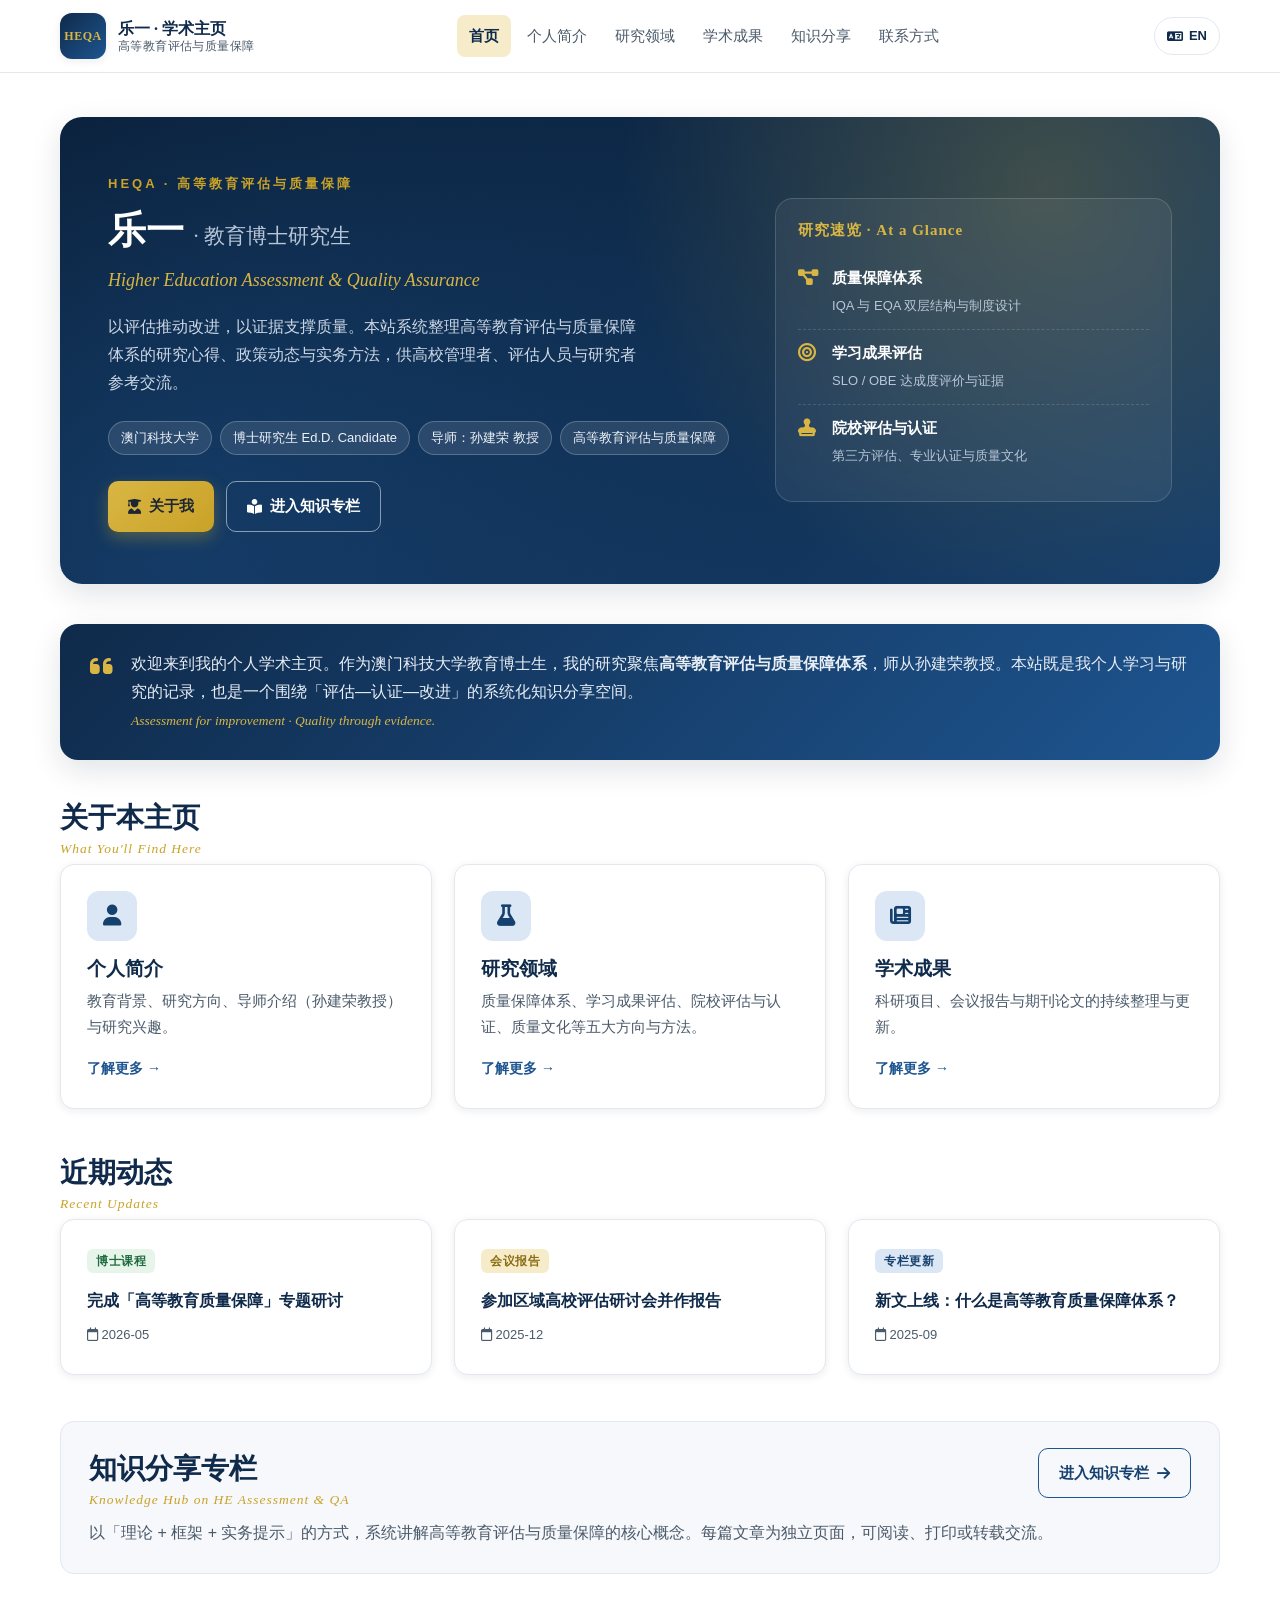
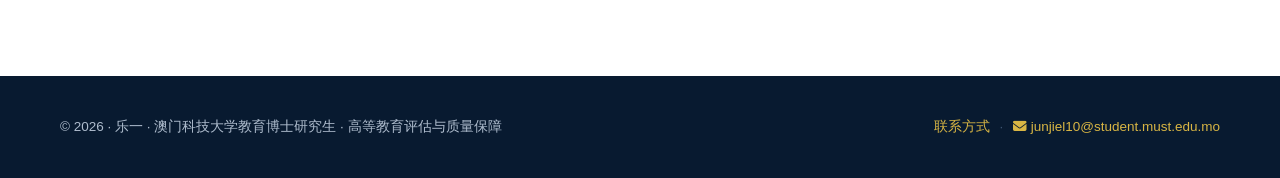
<file: index.html>
<!DOCTYPE html>
<html lang="zh-CN">
<head>
  <meta charset="UTF-8" />
  <meta name="viewport" content="width=device-width, initial-scale=1.0" />
  <meta name="description" content="乐一 · 澳门科技大学教育博士研究生 · 高等教育评估与质量保障体系学术主页" />
  <title>乐一 · 高等教育评估与质量保障 | 学术主页</title>
  <link rel="icon" type="image/svg+xml" href="data:image/svg+xml,%3Csvg xmlns='http://www.w3.org/2000/svg' viewBox='0 0 100 100'%3E%3Crect width='100' height='100' rx='20' fill='%230f2a4a'/%3E%3Ctext x='50' y='68' font-size='52' text-anchor='middle' fill='%23c9a227' font-family='Georgia'%3E%E8%B5%B7%3C/text%3E%3C/svg%3E" />
  <link rel="stylesheet" href="css/style.css" />
  <link rel="stylesheet" href="https://cdnjs.cloudflare.com/ajax/libs/font-awesome/6.5.2/css/all.min.css" />
</head>
<body>
  <a class="skip-link" href="#main">跳到主要内容 / Skip to content</a>

  <!-- ===== Header ===== -->
  <header class="site-header">
    <div class="container header-inner">
      <a class="brand" href="index.html">
        <span class="brand-mark">HEQA</span>
        <span class="brand-text">
          <strong data-i18n="brandName">乐一 · 学术主页</strong>
          <small data-i18n="brandTag">高等教育评估与质量保障</small>
        </span>
      </a>
      <nav class="main-nav" id="mainNav" aria-label="主导航">
        <a class="nav-link" href="index.html" data-i18n="nav.home">首页</a>
        <a class="nav-link" href="about.html" data-i18n="nav.about">个人简介</a>
        <a class="nav-link" href="research.html" data-i18n="nav.research">研究领域</a>
        <a class="nav-link" href="publications.html" data-i18n="nav.publications">学术成果</a>
        <a class="nav-link" href="knowledge.html" data-i18n="nav.knowledge">知识分享</a>
        <a class="nav-link" href="contact.html" data-i18n="nav.contact">联系方式</a>
      </nav>
      <div class="header-tools">
        <button class="lang-toggle" id="langToggle" aria-label="切换语言"><i class="fa-solid fa-language"></i><span id="langLabel">EN</span></button>
        <button class="menu-toggle" id="menuToggle" aria-label="打开菜单" aria-expanded="false"><i class="fa-solid fa-bars"></i></button>
      </div>
    </div>
  </header>

  <main id="main">
    <div class="container page-container" style="padding-top:44px">

      <!-- Hero -->
      <section class="hero reveal visible">
        <div class="hero-grid">
          <div>
            <span class="eyebrow">HEQA · 高等教育评估与质量保障</span>
            <h1>乐一 <span style="font-size:.55em;color:#b9c7d8;font-weight:400">· 教育博士研究生</span></h1>
            <div class="title-en">Higher Education Assessment &amp; Quality Assurance</div>
            <p class="tagline">以评估推动改进，以证据支撑质量。本站系统整理高等教育评估与质量保障体系的研究心得、政策动态与实务方法，供高校管理者、评估人员与研究者参考交流。</p>
            <div class="hero-chips">
              <span class="chip">澳门科技大学</span>
              <span class="chip">博士研究生 Ed.D. Candidate</span>
              <span class="chip">导师：孙建荣 教授</span>
              <span class="chip">高等教育评估与质量保障</span>
            </div>
            <div class="hero-actions">
              <a class="btn btn-gold" href="about.html"><i class="fa-solid fa-user-graduate"></i> 关于我</a>
              <a class="btn btn-ghost" href="knowledge.html"><i class="fa-solid fa-book-open-reader"></i> <span data-i18n="common.readKnowledge">进入知识专栏</span></a>
            </div>
          </div>
          <aside class="hero-card">
            <h3>研究速览 · At a Glance</h3>
            <div class="hero-stat"><i class="fa-solid fa-diagram-project"></i><div><b>质量保障体系</b><span>IQA 与 EQA 双层结构与制度设计</span></div></div>
            <div class="hero-stat"><i class="fa-solid fa-bullseye"></i><div><b>学习成果评估</b><span>SLO / OBE 达成度评价与证据</span></div></div>
            <div class="hero-stat"><i class="fa-solid fa-stamp"></i><div><b>院校评估与认证</b><span>第三方评估、专业认证与质量文化</span></div></div>
          </aside>
        </div>
      </section>

      <!-- 站点导语 -->
      <div class="lead-strip reveal">
        <i class="fa-solid fa-quote-left"></i>
        <div>
          <p>欢迎来到我的个人学术主页。作为澳门科技大学教育博士生，我的研究聚焦<b>高等教育评估与质量保障体系</b>，师从孙建荣教授。本站既是我个人学习与研究的记录，也是一个围绕「评估—认证—改进」的系统化知识分享空间。</p>
          <span class="en-line">Assessment for improvement · Quality through evidence.</span>
        </div>
      </div>

      <!-- 三大入口 -->
      <h2 class="section-title reveal">关于本主页 <span class="en-sub">What You'll Find Here</span></h2>
      <div class="grid-3" style="margin-bottom:46px">
        <article class="card reveal">
          <div class="card-icon"><i class="fa-solid fa-user"></i></div>
          <h3>个人简介</h3>
          <p>教育背景、研究方向、导师介绍（孙建荣教授）与研究兴趣。</p>
          <a class="more" href="about.html" data-i18n="common.learnMore">了解更多 →</a>
        </article>
        <article class="card reveal">
          <div class="card-icon"><i class="fa-solid fa-flask"></i></div>
          <h3>研究领域</h3>
          <p>质量保障体系、学习成果评估、院校评估与认证、质量文化等五大方向与方法。</p>
          <a class="more" href="research.html" data-i18n="common.learnMore">了解更多 →</a>
        </article>
        <article class="card reveal">
          <div class="card-icon"><i class="fa-solid fa-newspaper"></i></div>
          <h3>学术成果</h3>
          <p>科研项目、会议报告与期刊论文的持续整理与更新。</p>
          <a class="more" href="publications.html" data-i18n="common.learnMore">了解更多 →</a>
        </article>
      </div>

      <!-- 近期动态 -->
      <h2 class="section-title reveal">近期动态 <span class="en-sub">Recent Updates</span></h2>
      <div class="grid-3" style="margin-bottom:46px">
        <div class="card reveal">
          <span class="pub-type pt-report">博士课程</span>
          <h3 style="font-size:16px;margin-top:10px">完成「高等教育质量保障」专题研讨</h3>
          <span style="color:var(--ink-soft);font-size:13px"><i class="fa-regular fa-calendar"></i> 2026-05</span>
        </div>
        <div class="card reveal">
          <span class="pub-type pt-conf">会议报告</span>
          <h3 style="font-size:16px;margin-top:10px">参加区域高校评估研讨会并作报告</h3>
          <span style="color:var(--ink-soft);font-size:13px"><i class="fa-regular fa-calendar"></i> 2025-12</span>
        </div>
        <div class="card reveal">
          <span class="pub-type pt-journal">专栏更新</span>
          <h3 style="font-size:16px;margin-top:10px">新文上线：什么是高等教育质量保障体系？</h3>
          <span style="color:var(--ink-soft);font-size:13px"><i class="fa-regular fa-calendar"></i> 2025-09</span>
        </div>
      </div>

      <!-- 知识专栏入口 -->
      <section class="research-intro reveal">
        <div class="head-row">
          <h2 class="section-title" style="margin:0">知识分享专栏 <span class="en-sub">Knowledge Hub on HE Assessment &amp; QA</span></h2>
          <a class="btn btn-outline" href="knowledge.html"><span data-i18n="common.readKnowledge">进入知识专栏</span> <i class="fa-solid fa-arrow-right"></i></a>
        </div>
        <p style="margin-top:10px">以「理论 + 框架 + 实务提示」的方式，系统讲解高等教育评估与质量保障的核心概念。每篇文章为独立页面，可阅读、打印或转载交流。</p>
      </section>

    </div>
  </main>

  <!-- ===== Footer ===== -->
  <footer class="site-footer">
    <div class="container footer-inner">
      <p>© <span id="year">2026</span> · 乐一 · 澳门科技大学教育博士研究生 · 高等教育评估与质量保障</p>
      <p class="footer-links">
        <a href="contact.html" data-i18n="nav.contact">联系方式</a>
        <span class="dot">·</span>
        <a href="mailto:junjiel10@student.must.edu.mo"><i class="fa-solid fa-envelope"></i> junjiel10@student.must.edu.mo</a>
      </p>
    </div>
  </footer>

  <script src="js/i18n.js"></script>
  <script src="js/main.js"></script>
</body>
</html>
</file>
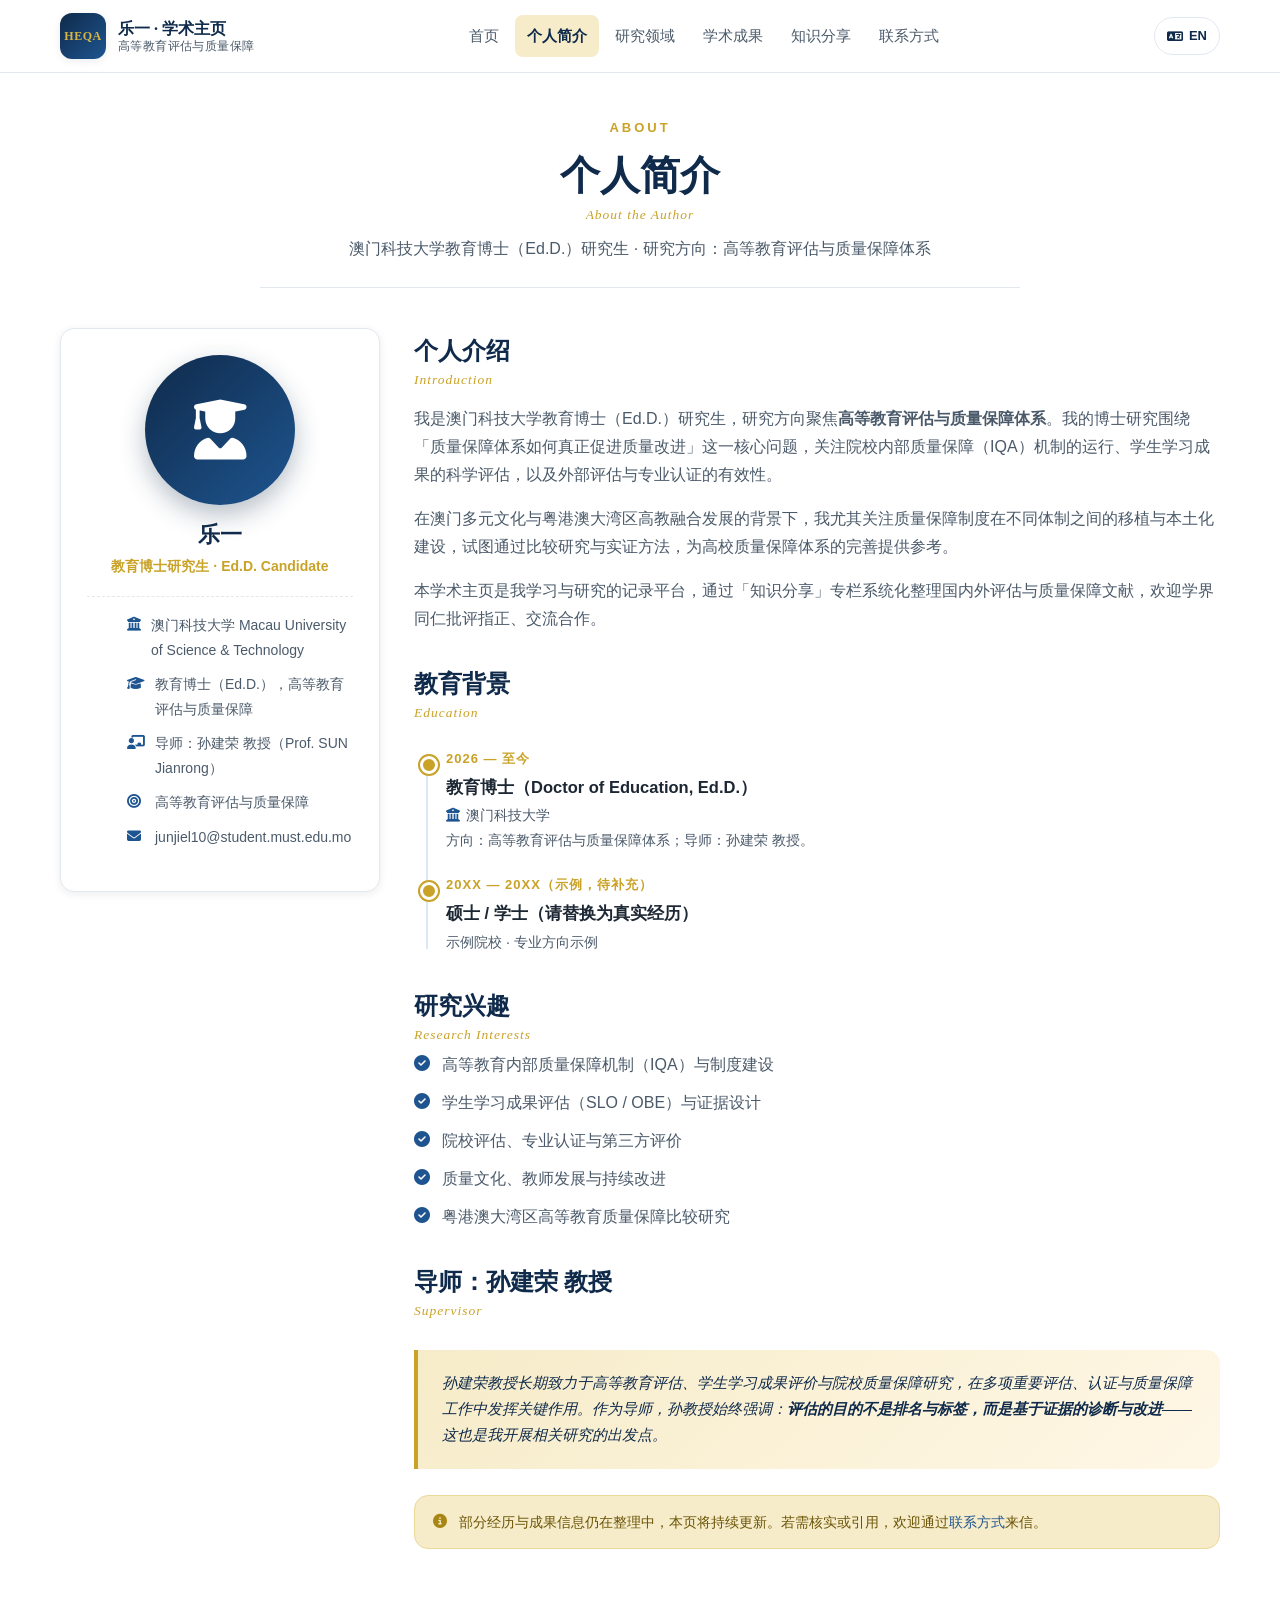
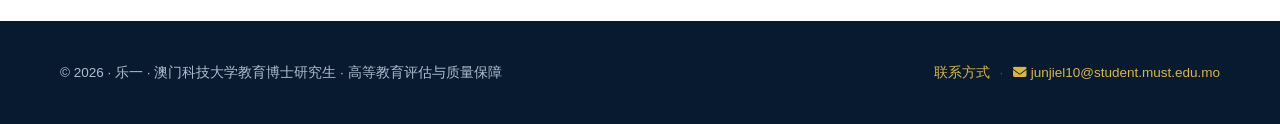
<file: about.html>
<!DOCTYPE html>
<html lang="zh-CN">
<head>
  <meta charset="UTF-8" />
  <meta name="viewport" content="width=device-width, initial-scale=1.0" />
  <meta name="description" content="乐一 · 个人简介：澳门科技大学教育博士研究生，研究方向为高等教育评估与质量保障体系" />
  <title>个人简介 · 乐一 | 高等教育评估与质量保障</title>
  <link rel="icon" type="image/svg+xml" href="data:image/svg+xml,%3Csvg xmlns='http://www.w3.org/2000/svg' viewBox='0 0 100 100'%3E%3Crect width='100' height='100' rx='20' fill='%230f2a4a'/%3E%3Ctext x='50' y='68' font-size='52' text-anchor='middle' fill='%23c9a227' font-family='Georgia'%3E%E8%B5%B7%3C/text%3E%3C/svg%3E" />
  <link rel="stylesheet" href="css/style.css" />
  <link rel="stylesheet" href="https://cdnjs.cloudflare.com/ajax/libs/font-awesome/6.5.2/css/all.min.css" />
</head>
<body>
  <a class="skip-link" href="#main">跳到主要内容 / Skip to content</a>

  <header class="site-header">
    <div class="container header-inner">
      <a class="brand" href="index.html">
        <span class="brand-mark">HEQA</span>
        <span class="brand-text">
          <strong data-i18n="brandName">乐一 · 学术主页</strong>
          <small data-i18n="brandTag">高等教育评估与质量保障</small>
        </span>
      </a>
      <nav class="main-nav" id="mainNav" aria-label="主导航">
        <a class="nav-link" href="index.html" data-i18n="nav.home">首页</a>
        <a class="nav-link" href="about.html" data-i18n="nav.about">个人简介</a>
        <a class="nav-link" href="research.html" data-i18n="nav.research">研究领域</a>
        <a class="nav-link" href="publications.html" data-i18n="nav.publications">学术成果</a>
        <a class="nav-link" href="knowledge.html" data-i18n="nav.knowledge">知识分享</a>
        <a class="nav-link" href="contact.html" data-i18n="nav.contact">联系方式</a>
      </nav>
      <div class="header-tools">
        <button class="lang-toggle" id="langToggle" aria-label="切换语言"><i class="fa-solid fa-language"></i><span id="langLabel">EN</span></button>
        <button class="menu-toggle" id="menuToggle" aria-label="打开菜单" aria-expanded="false"><i class="fa-solid fa-bars"></i></button>
      </div>
    </div>
  </header>

  <main id="main">
    <div class="container page-container">
      <header class="page-head">
        <span class="eyebrow">ABOUT</span>
        <h1>个人简介<span class="en-sub">About the Author</span></h1>
        <p>澳门科技大学教育博士（Ed.D.）研究生 · 研究方向：高等教育评估与质量保障体系</p>
      </header>

      <div class="about-layout">
        <!-- 左侧档案卡 -->
        <aside class="profile-card card reveal">
          <div class="avatar"><i class="fa-solid fa-user-graduate"></i></div>
          <h2>乐一</h2>
          <div class="role">教育博士研究生 · Ed.D. Candidate</div>
          <ul class="profile-meta">
            <li><i class="fa-solid fa-building-columns"></i>澳门科技大学 Macau University of Science &amp; Technology</li>
            <li><i class="fa-solid fa-graduation-cap"></i>教育博士（Ed.D.），高等教育评估与质量保障</li>
            <li><i class="fa-solid fa-chalkboard-user"></i>导师：孙建荣 教授（Prof. SUN Jianrong）</li>
            <li><i class="fa-solid fa-bullseye"></i>高等教育评估与质量保障</li>
            <li><i class="fa-solid fa-envelope"></i>junjiel10@student.must.edu.mo</li>
          </ul>
        </aside>

        <!-- 右侧正文 -->
        <div class="bio">
          <h2 class="reveal">个人介绍 <span class="en-sub">Introduction</span></h2>
          <p class="reveal">我是澳门科技大学教育博士（Ed.D.）研究生，研究方向聚焦<b>高等教育评估与质量保障体系</b>。我的博士研究围绕「质量保障体系如何真正促进质量改进」这一核心问题，关注院校内部质量保障（IQA）机制的运行、学生学习成果的科学评估，以及外部评估与专业认证的有效性。</p>
          <p class="reveal">在澳门多元文化与粤港澳大湾区高教融合发展的背景下，我尤其关注质量保障制度在不同体制之间的移植与本土化建设，试图通过比较研究与实证方法，为高校质量保障体系的完善提供参考。</p>
          <p class="reveal">本学术主页是我学习与研究的记录平台，通过「知识分享」专栏系统化整理国内外评估与质量保障文献，欢迎学界同仁批评指正、交流合作。</p>

          <h2 class="reveal" style="margin-top:36px">教育背景 <span class="en-sub">Education</span></h2>
          <div class="timeline">
            <div class="tl-item reveal">
              <div class="tl-year">2026 — 至今</div>
              <h4>教育博士（Doctor of Education, Ed.D.）</h4>
              <p><i class="fa-solid fa-building-columns" style="margin-right:6px;color:var(--navy-600)"></i>澳门科技大学</p>
              <p>方向：高等教育评估与质量保障体系；导师：孙建荣 教授。</p>
            </div>
            <div class="tl-item reveal">
              <div class="tl-year">20XX — 20XX（示例，待补充）</div>
              <h4>硕士 / 学士（请替换为真实经历）</h4>
              <p>示例院校 · 专业方向示例</p>
            </div>
          </div>

          <h2 class="reveal" style="margin-top:36px">研究兴趣 <span class="en-sub">Research Interests</span></h2>
          <ul class="mini-list reveal" style="border:0;padding:0">
            <li><i class="fa-solid fa-circle-check"></i>高等教育内部质量保障机制（IQA）与制度建设</li>
            <li><i class="fa-solid fa-circle-check"></i>学生学习成果评估（SLO / OBE）与证据设计</li>
            <li><i class="fa-solid fa-circle-check"></i>院校评估、专业认证与第三方评价</li>
            <li><i class="fa-solid fa-circle-check"></i>质量文化、教师发展与持续改进</li>
            <li><i class="fa-solid fa-circle-check"></i>粤港澳大湾区高等教育质量保障比较研究</li>
          </ul>

          <!-- 导师介绍（按站点要求保留） -->
          <h2 class="reveal" style="margin-top:36px">导师：孙建荣 教授 <span class="en-sub">Supervisor</span></h2>
          <div class="advisor-box reveal" style="flex-direction:column;gap:10px">
            <p>孙建荣教授长期致力于高等教育评估、学生学习成果评价与院校质量保障研究，在多项重要评估、认证与质量保障工作中发挥关键作用。作为导师，孙教授始终强调：<b>评估的目的不是排名与标签，而是基于证据的诊断与改进</b>——这也是我开展相关研究的出发点。</p>
          </div>

          <div class="notice reveal" style="margin-top:26px">
            <i class="fa-solid fa-circle-info"></i>
            <span>部分经历与成果信息仍在整理中，本页将持续更新。若需核实或引用，欢迎通过<a href="contact.html">联系方式</a>来信。</span>
          </div>
        </div>
      </div>
    </div>
  </main>

  <footer class="site-footer">
    <div class="container footer-inner">
      <p>© <span id="year">2026</span> · 乐一 · 澳门科技大学教育博士研究生 · 高等教育评估与质量保障</p>
      <p class="footer-links">
        <a href="contact.html" data-i18n="nav.contact">联系方式</a>
        <span class="dot">·</span>
        <a href="mailto:junjiel10@student.must.edu.mo"><i class="fa-solid fa-envelope"></i> junjiel10@student.must.edu.mo</a>
      </p>
    </div>
  </footer>

  <script src="js/i18n.js"></script>
  <script src="js/main.js"></script>
</body>
</html>
</file>
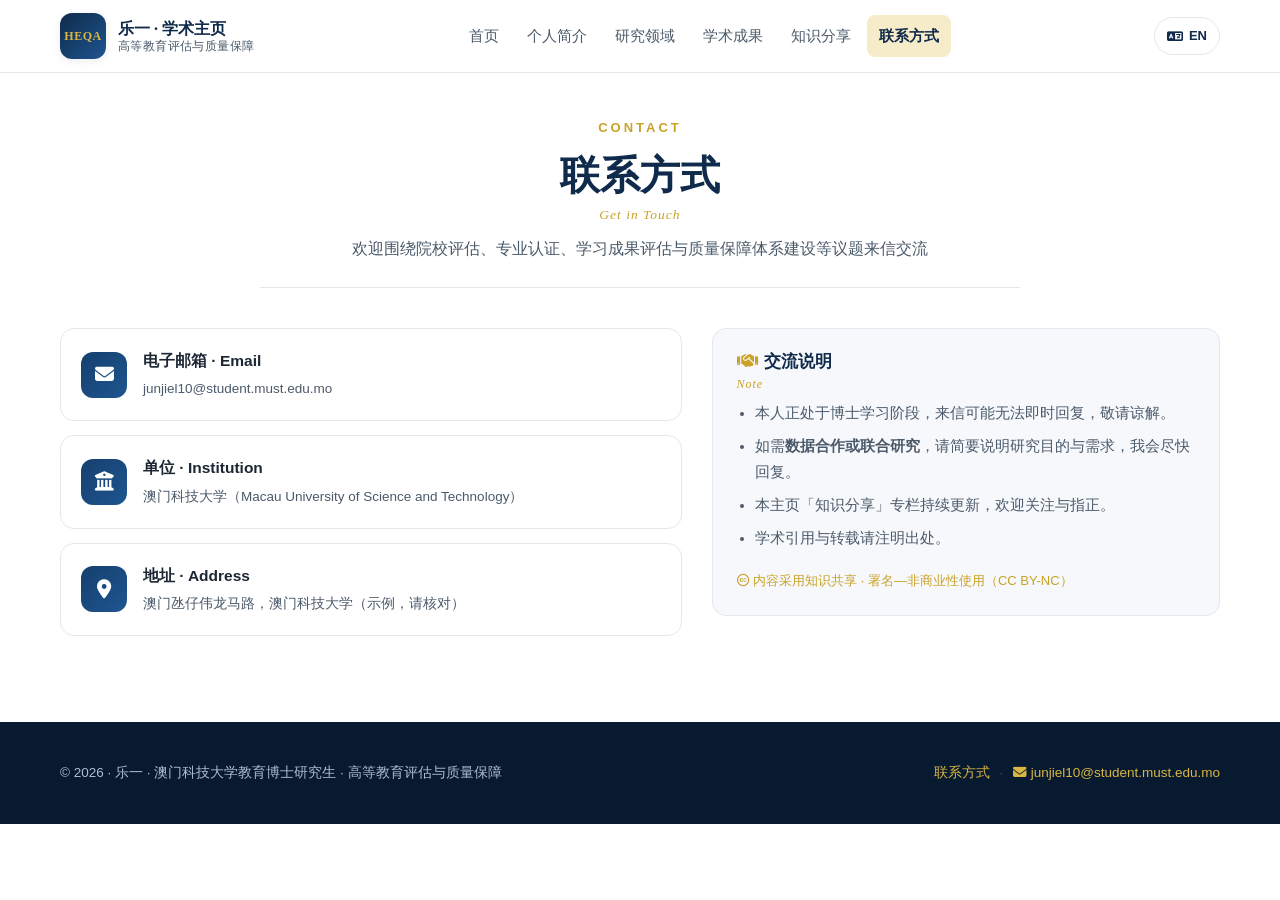
<file: contact.html>
<!DOCTYPE html>
<html lang="zh-CN">
<head>
  <meta charset="UTF-8" />
  <meta name="viewport" content="width=device-width, initial-scale=1.0" />
  <meta name="description" content="联系方式：欢迎就高等教育评估与质量保障体系交流合作" />
  <title>联系方式 · 乐一 | 高等教育评估与质量保障</title>
  <link rel="icon" type="image/svg+xml" href="data:image/svg+xml,%3Csvg xmlns='http://www.w3.org/2000/svg' viewBox='0 0 100 100'%3E%3Crect width='100' height='100' rx='20' fill='%230f2a4a'/%3E%3Ctext x='50' y='68' font-size='52' text-anchor='middle' fill='%23c9a227' font-family='Georgia'%3E%E8%B5%B7%3C/text%3E%3C/svg%3E" />
  <link rel="stylesheet" href="css/style.css" />
  <link rel="stylesheet" href="https://cdnjs.cloudflare.com/ajax/libs/font-awesome/6.5.2/css/all.min.css" />
</head>
<body>
  <a class="skip-link" href="#main">跳到主要内容 / Skip to content</a>

  <header class="site-header">
    <div class="container header-inner">
      <a class="brand" href="index.html">
        <span class="brand-mark">HEQA</span>
        <span class="brand-text">
          <strong data-i18n="brandName">乐一 · 学术主页</strong>
          <small data-i18n="brandTag">高等教育评估与质量保障</small>
        </span>
      </a>
      <nav class="main-nav" id="mainNav" aria-label="主导航">
        <a class="nav-link" href="index.html" data-i18n="nav.home">首页</a>
        <a class="nav-link" href="about.html" data-i18n="nav.about">个人简介</a>
        <a class="nav-link" href="research.html" data-i18n="nav.research">研究领域</a>
        <a class="nav-link" href="publications.html" data-i18n="nav.publications">学术成果</a>
        <a class="nav-link" href="knowledge.html" data-i18n="nav.knowledge">知识分享</a>
        <a class="nav-link" href="contact.html" data-i18n="nav.contact">联系方式</a>
      </nav>
      <div class="header-tools">
        <button class="lang-toggle" id="langToggle" aria-label="切换语言"><i class="fa-solid fa-language"></i><span id="langLabel">EN</span></button>
        <button class="menu-toggle" id="menuToggle" aria-label="打开菜单" aria-expanded="false"><i class="fa-solid fa-bars"></i></button>
      </div>
    </div>
  </header>

  <main id="main">
    <div class="container page-container">
      <header class="page-head">
        <span class="eyebrow">CONTACT</span>
        <h1>联系方式<span class="en-sub">Get in Touch</span></h1>
        <p>欢迎围绕院校评估、专业认证、学习成果评估与质量保障体系建设等议题来信交流</p>
      </header>

      <div class="contact-grid">
        <div>
          <a class="contact-item reveal" href="mailto:junjiel10@student.must.edu.mo" style="text-decoration:none;color:inherit">
            <div class="ci-icon"><i class="fa-solid fa-envelope"></i></div>
            <div><b>电子邮箱 · Email</b><span>junjiel10@student.must.edu.mo</span></div>
          </a>
          <div class="contact-item reveal">
            <div class="ci-icon"><i class="fa-solid fa-building-columns"></i></div>
            <div><b>单位 · Institution</b><span>澳门科技大学（Macau University of Science and Technology）</span></div>
          </div>
          <div class="contact-item reveal">
            <div class="ci-icon"><i class="fa-solid fa-location-dot"></i></div>
            <div><b>地址 · Address</b><span>澳门氹仔伟龙马路，澳门科技大学（示例，请核对）</span></div>
          </div>
        </div>

        <aside class="contact-note reveal">
          <h3><i class="fa-solid fa-handshake" style="color:var(--gold-500);margin-right:6px"></i>交流说明 <span class="en-sub" style="font-size:12px">Note</span></h3>
          <ul style="padding-left:18px;margin:0">
            <li>本人正处于博士学习阶段，来信可能无法即时回复，敬请谅解。</li>
            <li>如需<b>数据合作或联合研究</b>，请简要说明研究目的与需求，我会尽快回复。</li>
            <li>本主页「知识分享」专栏持续更新，欢迎关注与指正。</li>
            <li>学术引用与转载请注明出处。</li>
          </ul>
          <div style="margin-top:18px;font-size:13px;color:var(--gold-500)">
            <i class="fa-brands fa-creative-commons"></i>
            内容采用知识共享 · 署名—非商业性使用（CC BY-NC）
          </div>
        </aside>
      </div>
    </div>
  </main>

  <footer class="site-footer">
    <div class="container footer-inner">
      <p>© <span id="year">2026</span> · 乐一 · 澳门科技大学教育博士研究生 · 高等教育评估与质量保障</p>
      <p class="footer-links">
        <a href="contact.html" data-i18n="nav.contact">联系方式</a>
        <span class="dot">·</span>
        <a href="mailto:junjiel10@student.must.edu.mo"><i class="fa-solid fa-envelope"></i> junjiel10@student.must.edu.mo</a>
      </p>
    </div>
  </footer>

  <script src="js/i18n.js"></script>
  <script src="js/main.js"></script>
</body>
</html>
</file>
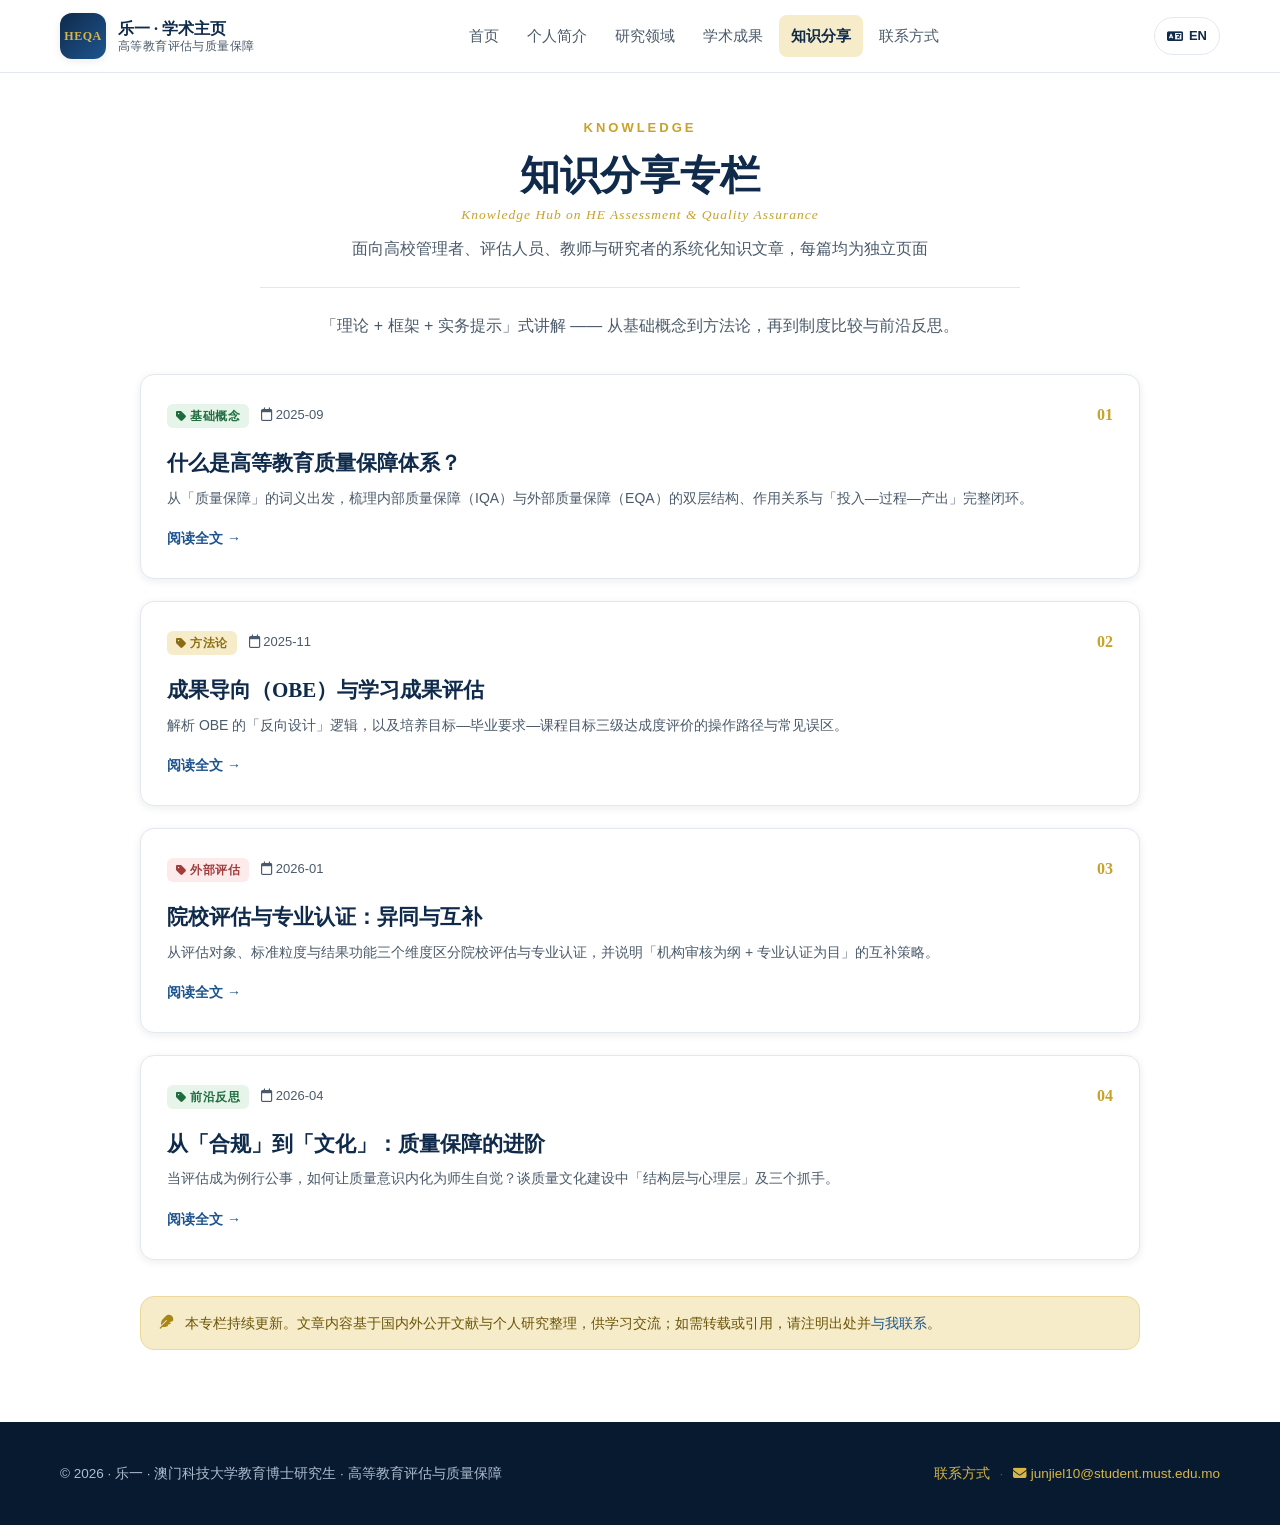
<file: knowledge.html>
<!DOCTYPE html>
<html lang="zh-CN">
<head>
  <meta charset="UTF-8" />
  <meta name="viewport" content="width=device-width, initial-scale=1.0" />
  <meta name="description" content="知识分享专栏：高等教育评估与质量保障体系知识文章" />
  <title>知识分享 · 乐一 | 高等教育评估与质量保障</title>
  <link rel="icon" type="image/svg+xml" href="data:image/svg+xml,%3Csvg xmlns='http://www.w3.org/2000/svg' viewBox='0 0 100 100'%3E%3Crect width='100' height='100' rx='20' fill='%230f2a4a'/%3E%3Ctext x='50' y='68' font-size='52' text-anchor='middle' fill='%23c9a227' font-family='Georgia'%3E%E8%B5%B7%3C/text%3E%3C/svg%3E" />
  <link rel="stylesheet" href="css/style.css" />
  <link rel="stylesheet" href="https://cdnjs.cloudflare.com/ajax/libs/font-awesome/6.5.2/css/all.min.css" />
</head>
<body>
  <a class="skip-link" href="#main">跳到主要内容 / Skip to content</a>

  <header class="site-header">
    <div class="container header-inner">
      <a class="brand" href="index.html">
        <span class="brand-mark">HEQA</span>
        <span class="brand-text">
          <strong data-i18n="brandName">乐一 · 学术主页</strong>
          <small data-i18n="brandTag">高等教育评估与质量保障</small>
        </span>
      </a>
      <nav class="main-nav" id="mainNav" aria-label="主导航">
        <a class="nav-link" href="index.html" data-i18n="nav.home">首页</a>
        <a class="nav-link" href="about.html" data-i18n="nav.about">个人简介</a>
        <a class="nav-link" href="research.html" data-i18n="nav.research">研究领域</a>
        <a class="nav-link" href="publications.html" data-i18n="nav.publications">学术成果</a>
        <a class="nav-link" href="knowledge.html" data-i18n="nav.knowledge">知识分享</a>
        <a class="nav-link" href="contact.html" data-i18n="nav.contact">联系方式</a>
      </nav>
      <div class="header-tools">
        <button class="lang-toggle" id="langToggle" aria-label="切换语言"><i class="fa-solid fa-language"></i><span id="langLabel">EN</span></button>
        <button class="menu-toggle" id="menuToggle" aria-label="打开菜单" aria-expanded="false"><i class="fa-solid fa-bars"></i></button>
      </div>
    </div>
  </header>

  <main id="main">
    <div class="container page-container" style="max-width:1000px">
      <header class="page-head">
        <span class="eyebrow">KNOWLEDGE</span>
        <h1>知识分享专栏<span class="en-sub">Knowledge Hub on HE Assessment &amp; Quality Assurance</span></h1>
        <p>面向高校管理者、评估人员、教师与研究者的系统化知识文章，每篇均为独立页面</p>
      </header>

      <p class="reveal" style="text-align:center;color:var(--ink-soft);max-width:760px;margin:-16px auto 34px">
        「理论 + 框架 + 实务提示」式讲解 —— 从基础概念到方法论，再到制度比较与前沿反思。
      </p>

      <!-- 文章卡片列表 -->
      <div class="stack">

        <article class="card know-card clickable reveal">
          <div class="head-row">
            <div class="know-meta" style="margin:0">
              <span class="pub-type pt-report"><i class="fa-solid fa-tag"></i> 基础概念</span>
              <span style="color:var(--ink-soft);font-size:13px"><i class="fa-regular fa-calendar"></i> 2025-09</span>
            </div>
            <span style="font-family:var(--serif);color:var(--gold-500);font-weight:700">01</span>
          </div>
          <h3 style="font-size:21px;margin-top:14px">什么是高等教育质量保障体系？</h3>
          <p>从「质量保障」的词义出发，梳理内部质量保障（IQA）与外部质量保障（EQA）的双层结构、作用关系与「投入—过程—产出」完整闭环。</p>
          <a class="more" href="articles/qa-system.html" data-i18n="common.readMore">阅读全文 →</a>
        </article>

        <article class="card know-card clickable reveal">
          <div class="head-row">
            <div class="know-meta" style="margin:0">
              <span class="pub-type pt-conf"><i class="fa-solid fa-tag"></i> 方法论</span>
              <span style="color:var(--ink-soft);font-size:13px"><i class="fa-regular fa-calendar"></i> 2025-11</span>
            </div>
            <span style="font-family:var(--serif);color:var(--gold-500);font-weight:700">02</span>
          </div>
          <h3 style="font-size:21px;margin-top:14px">成果导向（OBE）与学习成果评估</h3>
          <p>解析 OBE 的「反向设计」逻辑，以及培养目标—毕业要求—课程目标三级达成度评价的操作路径与常见误区。</p>
          <a class="more" href="articles/slo-obse.html" data-i18n="common.readMore">阅读全文 →</a>
        </article>

        <article class="card know-card clickable reveal">
          <div class="head-row">
            <div class="know-meta" style="margin:0">
              <span class="pub-type pt-project"><i class="fa-solid fa-tag"></i> 外部评估</span>
              <span style="color:var(--ink-soft);font-size:13px"><i class="fa-regular fa-calendar"></i> 2026-01</span>
            </div>
            <span style="font-family:var(--serif);color:var(--gold-500);font-weight:700">03</span>
          </div>
          <h3 style="font-size:21px;margin-top:14px">院校评估与专业认证：异同与互补</h3>
          <p>从评估对象、标准粒度与结果功能三个维度区分院校评估与专业认证，并说明「机构审核为纲 + 专业认证为目」的互补策略。</p>
          <a class="more" href="articles/review-accreditation.html" data-i18n="common.readMore">阅读全文 →</a>
        </article>

        <article class="card know-card clickable reveal">
          <div class="head-row">
            <div class="know-meta" style="margin:0">
              <span class="pub-type pt-report"><i class="fa-solid fa-tag"></i> 前沿反思</span>
              <span style="color:var(--ink-soft);font-size:13px"><i class="fa-regular fa-calendar"></i> 2026-04</span>
            </div>
            <span style="font-family:var(--serif);color:var(--gold-500);font-weight:700">04</span>
          </div>
          <h3 style="font-size:21px;margin-top:14px">从「合规」到「文化」：质量保障的进阶</h3>
          <p>当评估成为例行公事，如何让质量意识内化为师生自觉？谈质量文化建设中「结构层与心理层」及三个抓手。</p>
          <a class="more" href="articles/quality-culture.html" data-i18n="common.readMore">阅读全文 →</a>
        </article>

      </div>

      <div class="notice reveal" style="margin-top:36px">
        <i class="fa-solid fa-feather"></i>
        <span>本专栏持续更新。文章内容基于国内外公开文献与个人研究整理，供学习交流；如需转载或引用，请注明出处并<a href="contact.html">与我联系</a>。</span>
      </div>
    </div>
  </main>

  <footer class="site-footer">
    <div class="container footer-inner">
      <p>© <span id="year">2026</span> · 乐一 · 澳门科技大学教育博士研究生 · 高等教育评估与质量保障</p>
      <p class="footer-links">
        <a href="contact.html" data-i18n="nav.contact">联系方式</a>
        <span class="dot">·</span>
        <a href="mailto:junjiel10@student.must.edu.mo"><i class="fa-solid fa-envelope"></i> junjiel10@student.must.edu.mo</a>
      </p>
    </div>
  </footer>

  <script src="js/i18n.js"></script>
  <script src="js/main.js"></script>
</body>
</html>
</file>
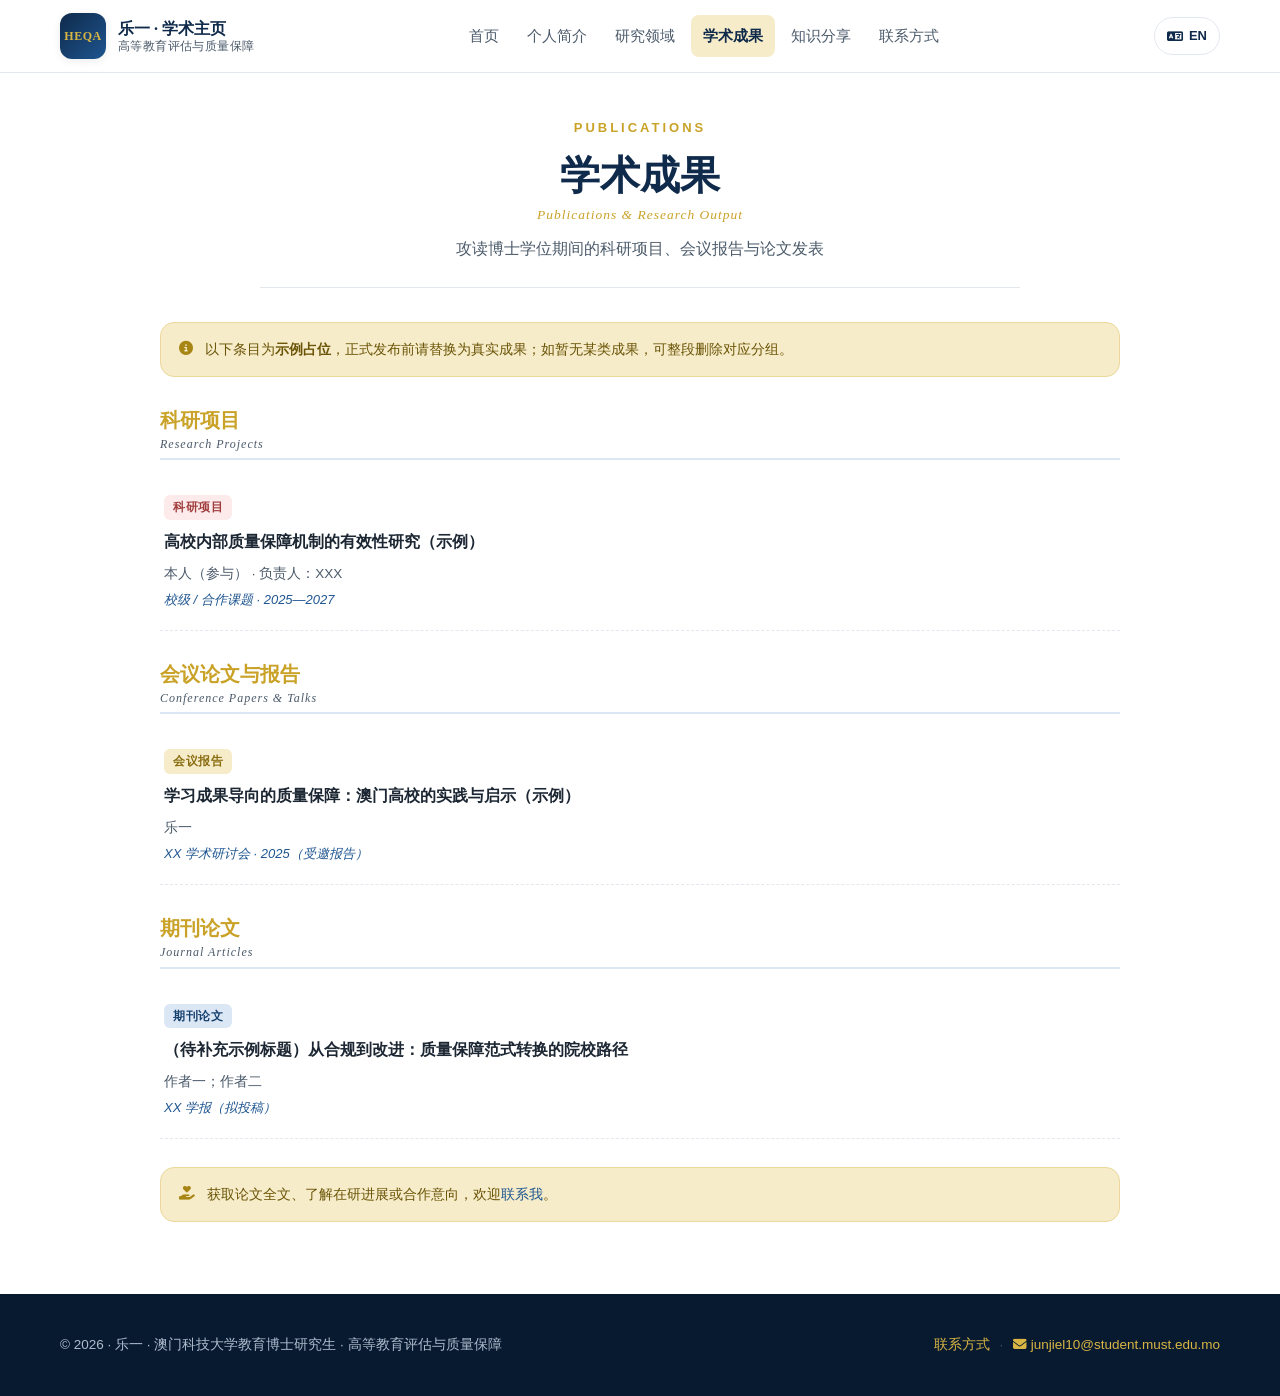
<file: publications.html>
<!DOCTYPE html>
<html lang="zh-CN">
<head>
  <meta charset="UTF-8" />
  <meta name="viewport" content="width=device-width, initial-scale=1.0" />
  <meta name="description" content="学术成果：科研项目、会议论文与报告、期刊论文等" />
  <title>学术成果 · 乐一 | 高等教育评估与质量保障</title>
  <link rel="icon" type="image/svg+xml" href="data:image/svg+xml,%3Csvg xmlns='http://www.w3.org/2000/svg' viewBox='0 0 100 100'%3E%3Crect width='100' height='100' rx='20' fill='%230f2a4a'/%3E%3Ctext x='50' y='68' font-size='52' text-anchor='middle' fill='%23c9a227' font-family='Georgia'%3E%E8%B5%B7%3C/text%3E%3C/svg%3E" />
  <link rel="stylesheet" href="css/style.css" />
  <link rel="stylesheet" href="https://cdnjs.cloudflare.com/ajax/libs/font-awesome/6.5.2/css/all.min.css" />
</head>
<body>
  <a class="skip-link" href="#main">跳到主要内容 / Skip to content</a>

  <header class="site-header">
    <div class="container header-inner">
      <a class="brand" href="index.html">
        <span class="brand-mark">HEQA</span>
        <span class="brand-text">
          <strong data-i18n="brandName">乐一 · 学术主页</strong>
          <small data-i18n="brandTag">高等教育评估与质量保障</small>
        </span>
      </a>
      <nav class="main-nav" id="mainNav" aria-label="主导航">
        <a class="nav-link" href="index.html" data-i18n="nav.home">首页</a>
        <a class="nav-link" href="about.html" data-i18n="nav.about">个人简介</a>
        <a class="nav-link" href="research.html" data-i18n="nav.research">研究领域</a>
        <a class="nav-link" href="publications.html" data-i18n="nav.publications">学术成果</a>
        <a class="nav-link" href="knowledge.html" data-i18n="nav.knowledge">知识分享</a>
        <a class="nav-link" href="contact.html" data-i18n="nav.contact">联系方式</a>
      </nav>
      <div class="header-tools">
        <button class="lang-toggle" id="langToggle" aria-label="切换语言"><i class="fa-solid fa-language"></i><span id="langLabel">EN</span></button>
        <button class="menu-toggle" id="menuToggle" aria-label="打开菜单" aria-expanded="false"><i class="fa-solid fa-bars"></i></button>
      </div>
    </div>
  </header>

  <main id="main">
    <div class="container page-container" style="max-width:960px">
      <header class="page-head">
        <span class="eyebrow">PUBLICATIONS</span>
        <h1>学术成果<span class="en-sub">Publications &amp; Research Output</span></h1>
        <p>攻读博士学位期间的科研项目、会议报告与论文发表</p>
      </header>

      <div class="notice reveal" style="margin-top:-6px">
        <i class="fa-solid fa-circle-info"></i>
        <span>以下条目为<b>示例占位</b>，正式发布前请替换为真实成果；如暂无某类成果，可整段删除对应分组。</span>
      </div>

      <!-- 科研项目 -->
      <h3 class="pub-year reveal">科研项目 <span class="en-sub" style="color:var(--ink-soft);font-size:12px">Research Projects</span></h3>
      <ul class="pub-list">
        <li class="pub-item reveal">
          <span class="pub-type pt-project">科研项目</span>
          <h4>高校内部质量保障机制的有效性研究（示例）</h4>
          <p class="authors">本人（参与） · 负责人：XXX</p>
          <p class="venue">校级 / 合作课题 · 2025—2027</p>
        </li>
      </ul>

      <!-- 会议论文与报告 -->
      <h3 class="pub-year reveal">会议论文与报告 <span class="en-sub" style="color:var(--ink-soft);font-size:12px">Conference Papers &amp; Talks</span></h3>
      <ul class="pub-list">
        <li class="pub-item reveal">
          <span class="pub-type pt-conf">会议报告</span>
          <h4>学习成果导向的质量保障：澳门高校的实践与启示（示例）</h4>
          <p class="authors">乐一</p>
          <p class="venue">XX 学术研讨会 · 2025（受邀报告）</p>
        </li>
      </ul>

      <!-- 期刊论文 -->
      <h3 class="pub-year reveal">期刊论文 <span class="en-sub" style="color:var(--ink-soft);font-size:12px">Journal Articles</span></h3>
      <ul class="pub-list">
        <li class="pub-item reveal">
          <span class="pub-type pt-journal">期刊论文</span>
          <h4>（待补充示例标题）从合规到改进：质量保障范式转换的院校路径</h4>
          <p class="authors">作者一；作者二</p>
          <p class="venue">XX 学报（拟投稿）</p>
        </li>
      </ul>

      <div class="notice reveal">
        <i class="fa-solid fa-hand-holding-heart"></i>
        <span>获取论文全文、了解在研进展或合作意向，欢迎<a href="contact.html">联系我</a>。</span>
      </div>
    </div>
  </main>

  <footer class="site-footer">
    <div class="container footer-inner">
      <p>© <span id="year">2026</span> · 乐一 · 澳门科技大学教育博士研究生 · 高等教育评估与质量保障</p>
      <p class="footer-links">
        <a href="contact.html" data-i18n="nav.contact">联系方式</a>
        <span class="dot">·</span>
        <a href="mailto:junjiel10@student.must.edu.mo"><i class="fa-solid fa-envelope"></i> junjiel10@student.must.edu.mo</a>
      </p>
    </div>
  </footer>

  <script src="js/i18n.js"></script>
  <script src="js/main.js"></script>
</body>
</html>
</file>
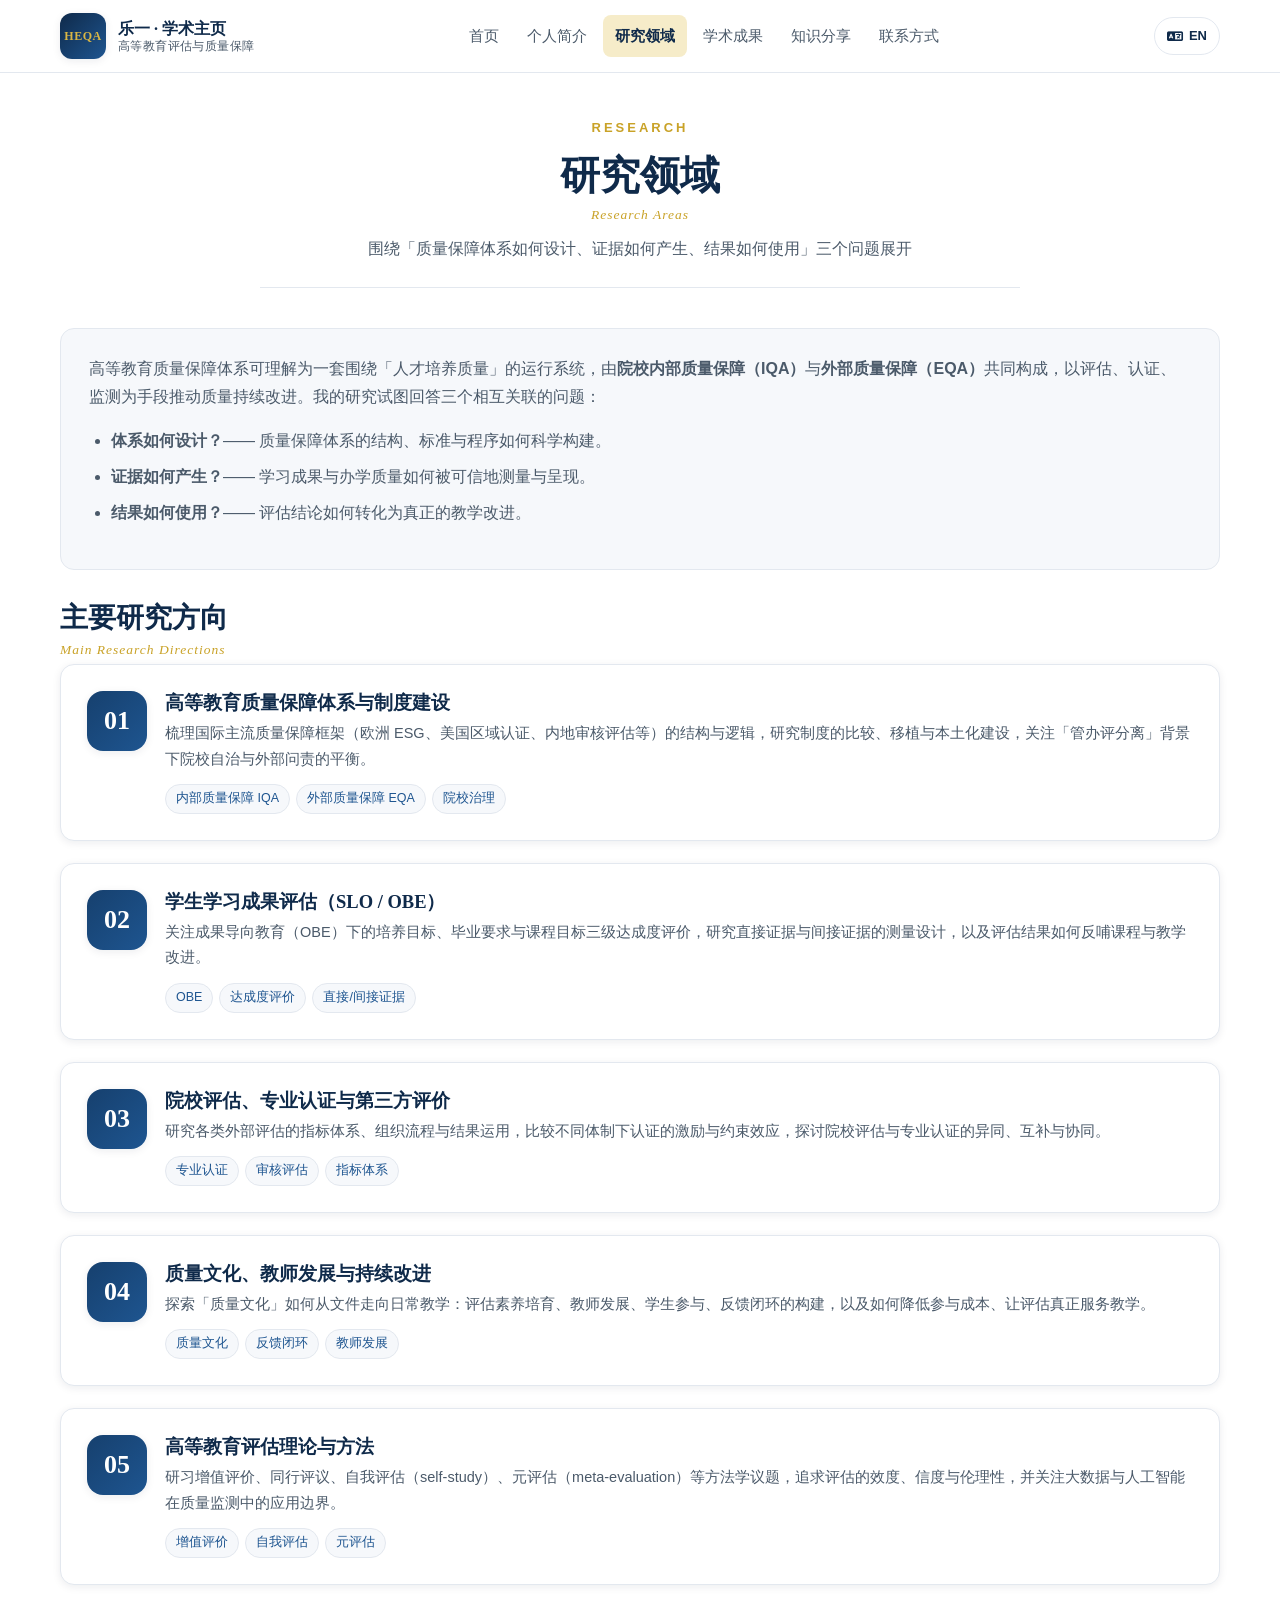
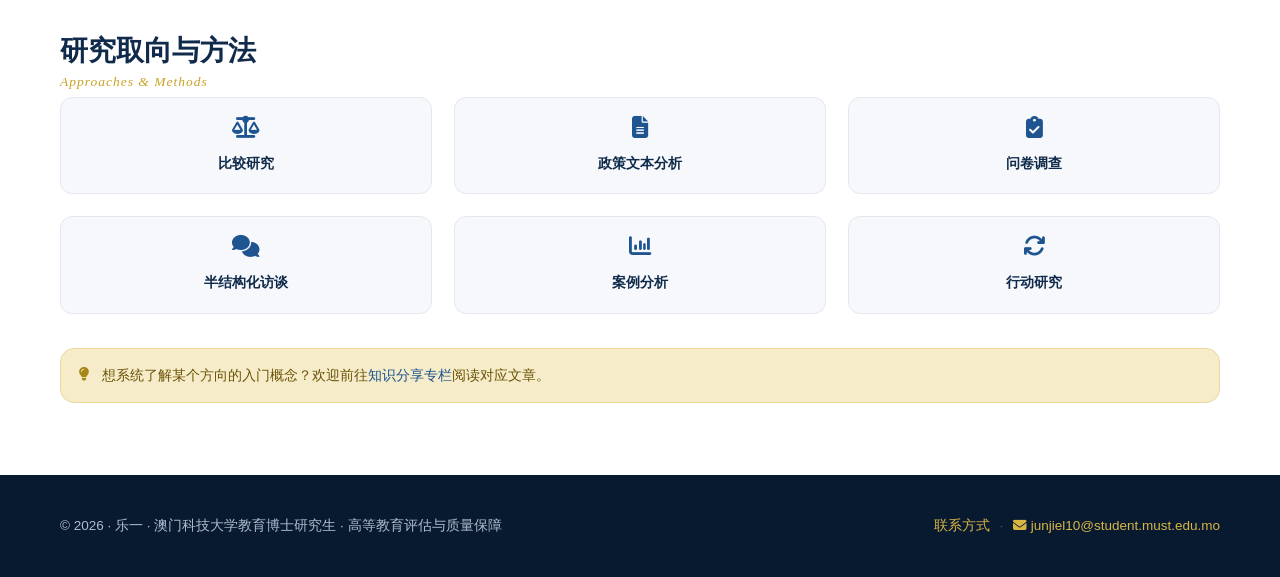
<file: research.html>
<!DOCTYPE html>
<html lang="zh-CN">
<head>
  <meta charset="UTF-8" />
  <meta name="viewport" content="width=device-width, initial-scale=1.0" />
  <meta name="description" content="研究领域：高等教育质量保障体系、学生学习成果评估、院校评估与专业认证、质量文化等" />
  <title>研究领域 · 乐一 | 高等教育评估与质量保障</title>
  <link rel="icon" type="image/svg+xml" href="data:image/svg+xml,%3Csvg xmlns='http://www.w3.org/2000/svg' viewBox='0 0 100 100'%3E%3Crect width='100' height='100' rx='20' fill='%230f2a4a'/%3E%3Ctext x='50' y='68' font-size='52' text-anchor='middle' fill='%23c9a227' font-family='Georgia'%3E%E8%B5%B7%3C/text%3E%3C/svg%3E" />
  <link rel="stylesheet" href="css/style.css" />
  <link rel="stylesheet" href="https://cdnjs.cloudflare.com/ajax/libs/font-awesome/6.5.2/css/all.min.css" />
</head>
<body>
  <a class="skip-link" href="#main">跳到主要内容 / Skip to content</a>

  <header class="site-header">
    <div class="container header-inner">
      <a class="brand" href="index.html">
        <span class="brand-mark">HEQA</span>
        <span class="brand-text">
          <strong data-i18n="brandName">乐一 · 学术主页</strong>
          <small data-i18n="brandTag">高等教育评估与质量保障</small>
        </span>
      </a>
      <nav class="main-nav" id="mainNav" aria-label="主导航">
        <a class="nav-link" href="index.html" data-i18n="nav.home">首页</a>
        <a class="nav-link" href="about.html" data-i18n="nav.about">个人简介</a>
        <a class="nav-link" href="research.html" data-i18n="nav.research">研究领域</a>
        <a class="nav-link" href="publications.html" data-i18n="nav.publications">学术成果</a>
        <a class="nav-link" href="knowledge.html" data-i18n="nav.knowledge">知识分享</a>
        <a class="nav-link" href="contact.html" data-i18n="nav.contact">联系方式</a>
      </nav>
      <div class="header-tools">
        <button class="lang-toggle" id="langToggle" aria-label="切换语言"><i class="fa-solid fa-language"></i><span id="langLabel">EN</span></button>
        <button class="menu-toggle" id="menuToggle" aria-label="打开菜单" aria-expanded="false"><i class="fa-solid fa-bars"></i></button>
      </div>
    </div>
  </header>

  <main id="main">
    <div class="container page-container">
      <header class="page-head">
        <span class="eyebrow">RESEARCH</span>
        <h1>研究领域<span class="en-sub">Research Areas</span></h1>
        <p>围绕「质量保障体系如何设计、证据如何产生、结果如何使用」三个问题展开</p>
      </header>

      <div class="research-intro reveal">
        <p>高等教育质量保障体系可理解为一套围绕「人才培养质量」的运行系统，由<b>院校内部质量保障（IQA）</b>与<b>外部质量保障（EQA）</b>共同构成，以评估、认证、监测为手段推动质量持续改进。我的研究试图回答三个相互关联的问题：</p>
        <ul>
          <li><b>体系如何设计？</b>—— 质量保障体系的结构、标准与程序如何科学构建。</li>
          <li><b>证据如何产生？</b>—— 学习成果与办学质量如何被可信地测量与呈现。</li>
          <li><b>结果如何使用？</b>—— 评估结论如何转化为真正的教学改进。</li>
        </ul>
      </div>

      <h2 class="section-title reveal">主要研究方向 <span class="en-sub">Main Research Directions</span></h2>
      <div class="stack">

        <article class="card area-card reveal">
          <div class="area-num-lg">01</div>
          <div>
            <h3>高等教育质量保障体系与制度建设</h3>
            <p>梳理国际主流质量保障框架（欧洲 ESG、美国区域认证、内地审核评估等）的结构与逻辑，研究制度的比较、移植与本土化建设，关注「管办评分离」背景下院校自治与外部问责的平衡。</p>
            <div class="tags">
              <span class="tag">内部质量保障 IQA</span>
              <span class="tag">外部质量保障 EQA</span>
              <span class="tag">院校治理</span>
            </div>
          </div>
        </article>

        <article class="card area-card reveal">
          <div class="area-num-lg">02</div>
          <div>
            <h3>学生学习成果评估（SLO / OBE）</h3>
            <p>关注成果导向教育（OBE）下的培养目标、毕业要求与课程目标三级达成度评价，研究直接证据与间接证据的测量设计，以及评估结果如何反哺课程与教学改进。</p>
            <div class="tags">
              <span class="tag">OBE</span>
              <span class="tag">达成度评价</span>
              <span class="tag">直接/间接证据</span>
            </div>
          </div>
        </article>

        <article class="card area-card reveal">
          <div class="area-num-lg">03</div>
          <div>
            <h3>院校评估、专业认证与第三方评价</h3>
            <p>研究各类外部评估的指标体系、组织流程与结果运用，比较不同体制下认证的激励与约束效应，探讨院校评估与专业认证的异同、互补与协同。</p>
            <div class="tags">
              <span class="tag">专业认证</span>
              <span class="tag">审核评估</span>
              <span class="tag">指标体系</span>
            </div>
          </div>
        </article>

        <article class="card area-card reveal">
          <div class="area-num-lg">04</div>
          <div>
            <h3>质量文化、教师发展与持续改进</h3>
            <p>探索「质量文化」如何从文件走向日常教学：评估素养培育、教师发展、学生参与、反馈闭环的构建，以及如何降低参与成本、让评估真正服务教学。</p>
            <div class="tags">
              <span class="tag">质量文化</span>
              <span class="tag">反馈闭环</span>
              <span class="tag">教师发展</span>
            </div>
          </div>
        </article>

        <article class="card area-card reveal">
          <div class="area-num-lg">05</div>
          <div>
            <h3>高等教育评估理论与方法</h3>
            <p>研习增值评价、同行评议、自我评估（self-study）、元评估（meta-evaluation）等方法学议题，追求评估的效度、信度与伦理性，并关注大数据与人工智能在质量监测中的应用边界。</p>
            <div class="tags">
              <span class="tag">增值评价</span>
              <span class="tag">自我评估</span>
              <span class="tag">元评估</span>
            </div>
          </div>
        </article>

      </div>

      <h2 class="section-title reveal" style="margin-top:48px">研究取向与方法 <span class="en-sub">Approaches &amp; Methods</span></h2>
      <div class="grid-3">
        <div class="meth-chip reveal"><i class="fa-solid fa-scale-balanced"></i><div>比较研究</div></div>
        <div class="meth-chip reveal"><i class="fa-solid fa-file-lines"></i><div>政策文本分析</div></div>
        <div class="meth-chip reveal"><i class="fa-solid fa-clipboard-check"></i><div>问卷调查</div></div>
        <div class="meth-chip reveal"><i class="fa-solid fa-comments"></i><div>半结构化访谈</div></div>
        <div class="meth-chip reveal"><i class="fa-solid fa-chart-column"></i><div>案例分析</div></div>
        <div class="meth-chip reveal"><i class="fa-solid fa-arrows-rotate"></i><div>行动研究</div></div>
      </div>

      <div class="notice reveal" style="margin-top:34px">
        <i class="fa-solid fa-lightbulb"></i>
        <span>想系统了解某个方向的入门概念？欢迎前往<a href="knowledge.html">知识分享专栏</a>阅读对应文章。</span>
      </div>
    </div>
  </main>

  <footer class="site-footer">
    <div class="container footer-inner">
      <p>© <span id="year">2026</span> · 乐一 · 澳门科技大学教育博士研究生 · 高等教育评估与质量保障</p>
      <p class="footer-links">
        <a href="contact.html" data-i18n="nav.contact">联系方式</a>
        <span class="dot">·</span>
        <a href="mailto:junjiel10@student.must.edu.mo"><i class="fa-solid fa-envelope"></i> junjiel10@student.must.edu.mo</a>
      </p>
    </div>
  </footer>

  <script src="js/i18n.js"></script>
  <script src="js/main.js"></script>
</body>
</html>
</file>
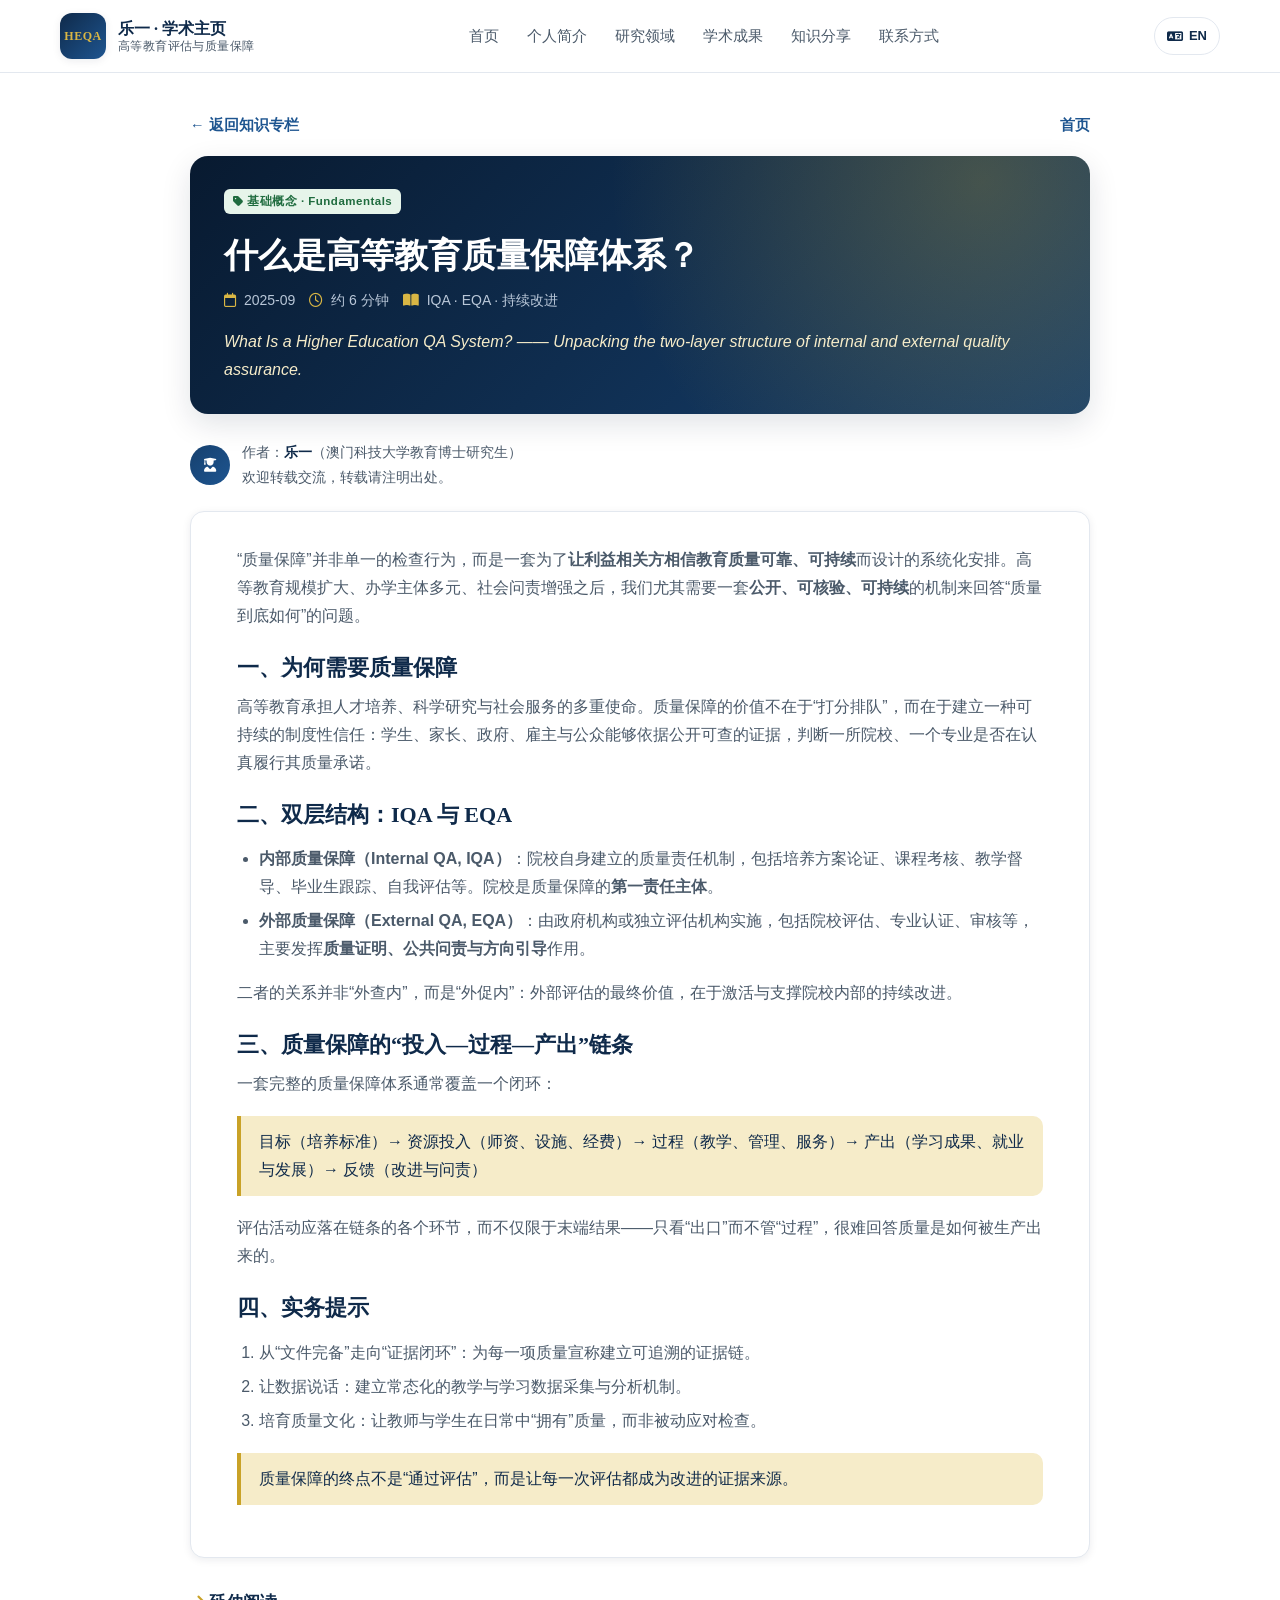
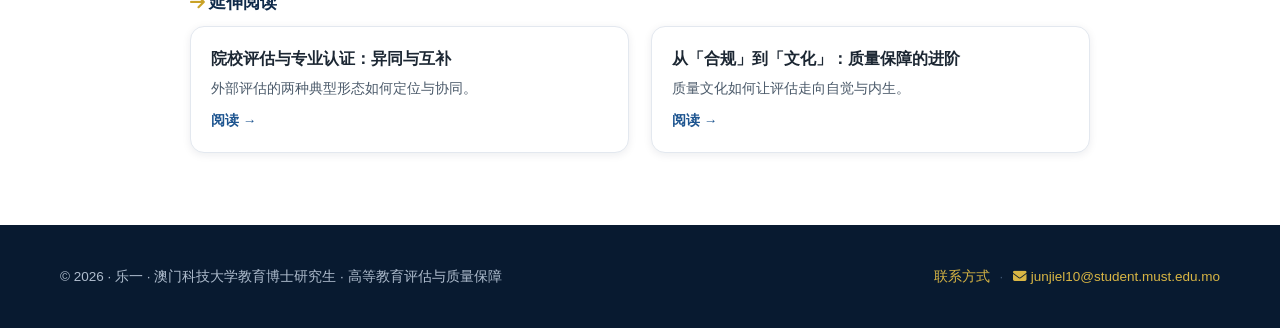
<file: articles/qa-system.html>
<!DOCTYPE html>
<html lang="zh-CN">
<head>
  <meta charset="UTF-8" />
  <meta name="viewport" content="width=device-width, initial-scale=1.0" />
  <meta name="description" content="什么是高等教育质量保障体系？IQA 与 EQA 双层结构与运行闭环" />
  <title>什么是高等教育质量保障体系？ | 知识分享 · 乐一</title>
  <link rel="icon" type="image/svg+xml" href="data:image/svg+xml,%3Csvg xmlns='http://www.w3.org/2000/svg' viewBox='0 0 100 100'%3E%3Crect width='100' height='100' rx='20' fill='%230f2a4a'/%3E%3Ctext x='50' y='68' font-size='52' text-anchor='middle' fill='%23c9a227' font-family='Georgia'%3E%E8%B5%B7%3C/text%3E%3C/svg%3E" />
  <link rel="stylesheet" href="../css/style.css" />
  <link rel="stylesheet" href="https://cdnjs.cloudflare.com/ajax/libs/font-awesome/6.5.2/css/all.min.css" />
</head>
<body>
  <a class="skip-link" href="#main">跳到主要内容 / Skip to content</a>

  <header class="site-header">
    <div class="container header-inner">
      <a class="brand" href="../index.html">
        <span class="brand-mark">HEQA</span>
        <span class="brand-text">
          <strong data-i18n="brandName">乐一 · 学术主页</strong>
          <small data-i18n="brandTag">高等教育评估与质量保障</small>
        </span>
      </a>
      <nav class="main-nav" id="mainNav" aria-label="主导航">
        <a class="nav-link" href="../index.html" data-i18n="nav.home">首页</a>
        <a class="nav-link" href="../about.html" data-i18n="nav.about">个人简介</a>
        <a class="nav-link" href="../research.html" data-i18n="nav.research">研究领域</a>
        <a class="nav-link" href="../publications.html" data-i18n="nav.publications">学术成果</a>
        <a class="nav-link" href="../knowledge.html" data-i18n="nav.knowledge">知识分享</a>
        <a class="nav-link" href="../contact.html" data-i18n="nav.contact">联系方式</a>
      </nav>
      <div class="header-tools">
        <button class="lang-toggle" id="langToggle" aria-label="切换语言"><i class="fa-solid fa-language"></i><span id="langLabel">EN</span></button>
        <button class="menu-toggle" id="menuToggle" aria-label="打开菜单" aria-expanded="false"><i class="fa-solid fa-bars"></i></button>
      </div>
    </div>
  </header>

  <main id="main">
    <div class="container page-container" style="max-width:900px">

      <div class="article-toolbar reveal visible">
        <a class="back-link" href="../knowledge.html" data-i18n="common.backList">← 返回知识专栏</a>
        <a class="back-link" href="../index.html" data-i18n="nav.home"><i class="fa-solid fa-house"></i></a>
      </div>

      <article class="article-hero reveal visible">
        <span class="pub-type pt-report"><i class="fa-solid fa-tag"></i> 基础概念 · Fundamentals</span>
        <h1 style="margin-top:12px">什么是高等教育质量保障体系？</h1>
        <div class="meta">
          <span><i class="fa-regular fa-calendar"></i> 2025-09</span>
          <span><i class="fa-regular fa-clock"></i> 约 6 分钟</span>
          <span><i class="fa-solid fa-book-open"></i> IQA · EQA · 持续改进</span>
        </div>
        <p class="article-abstract" style="margin-bottom:0">What Is a Higher Education QA System? —— Unpacking the two-layer structure of internal and external quality assurance.</p>
      </article>

      <div class="byline reveal visible">
        <div class="avatar-sm"><i class="fa-solid fa-user-graduate"></i></div>
        <div>作者：<b>乐一</b>（澳门科技大学教育博士研究生）<br>欢迎转载交流，转载请注明出处。</div>
      </div>

      <div class="article-body-wrap article-html reveal visible">
        <p>“质量保障”并非单一的检查行为，而是一套为了<b>让利益相关方相信教育质量可靠、可持续</b>而设计的系统化安排。高等教育规模扩大、办学主体多元、社会问责增强之后，我们尤其需要一套<b>公开、可核验、可持续</b>的机制来回答“质量到底如何”的问题。</p>

        <h2>一、为何需要质量保障</h2>
        <p>高等教育承担人才培养、科学研究与社会服务的多重使命。质量保障的价值不在于“打分排队”，而在于建立一种可持续的制度性信任：学生、家长、政府、雇主与公众能够依据公开可查的证据，判断一所院校、一个专业是否在认真履行其质量承诺。</p>

        <h2>二、双层结构：IQA 与 EQA</h2>
        <ul>
          <li><b>内部质量保障（Internal QA, IQA）</b>：院校自身建立的质量责任机制，包括培养方案论证、课程考核、教学督导、毕业生跟踪、自我评估等。院校是质量保障的<b>第一责任主体</b>。</li>
          <li><b>外部质量保障（External QA, EQA）</b>：由政府机构或独立评估机构实施，包括院校评估、专业认证、审核等，主要发挥<b>质量证明、公共问责与方向引导</b>作用。</li>
        </ul>
        <p>二者的关系并非“外查内”，而是“外促内”：外部评估的最终价值，在于激活与支撑院校内部的持续改进。</p>

        <h2>三、质量保障的“投入—过程—产出”链条</h2>
        <p>一套完整的质量保障体系通常覆盖一个闭环：</p>
        <blockquote>目标（培养标准）→ 资源投入（师资、设施、经费）→ 过程（教学、管理、服务）→ 产出（学习成果、就业与发展）→ 反馈（改进与问责）</blockquote>
        <p>评估活动应落在链条的各个环节，而不仅限于末端结果——只看“出口”而不管“过程”，很难回答质量是如何被生产出来的。</p>

        <h2>四、实务提示</h2>
        <ol>
          <li>从“文件完备”走向“证据闭环”：为每一项质量宣称建立可追溯的证据链。</li>
          <li>让数据说话：建立常态化的教学与学习数据采集与分析机制。</li>
          <li>培育质量文化：让教师与学生在日常中“拥有”质量，而非被动应对检查。</li>
        </ol>

        <blockquote>质量保障的终点不是“通过评估”，而是让每一次评估都成为改进的证据来源。</blockquote>
      </div>

      <section class="related reveal">
        <h3><i class="fa-solid fa-arrow-right" style="color:var(--gold-500)"></i> 延伸阅读</h3>
        <div class="grid-2">
          <div class="card" style="padding:18px 20px">
            <h4 style="margin:0 0 4px;font-size:16px">院校评估与专业认证：异同与互补</h4>
            <p style="margin:0 0 6px;font-size:13.5px">外部评估的两种典型形态如何定位与协同。</p>
            <a class="more" style="font-size:13.5px" href="review-accreditation.html">阅读 →</a>
          </div>
          <div class="card" style="padding:18px 20px">
            <h4 style="margin:0 0 4px;font-size:16px">从「合规」到「文化」：质量保障的进阶</h4>
            <p style="margin:0 0 6px;font-size:13.5px">质量文化如何让评估走向自觉与内生。</p>
            <a class="more" style="font-size:13.5px" href="quality-culture.html">阅读 →</a>
          </div>
        </div>
      </section>

    </div>
  </main>

  <footer class="site-footer">
    <div class="container footer-inner">
      <p>© <span id="year">2026</span> · 乐一 · 澳门科技大学教育博士研究生 · 高等教育评估与质量保障</p>
      <p class="footer-links">
        <a href="../contact.html" data-i18n="nav.contact">联系方式</a>
        <span class="dot">·</span>
        <a href="mailto:junjiel10@student.must.edu.mo"><i class="fa-solid fa-envelope"></i> junjiel10@student.must.edu.mo</a>
      </p>
    </div>
  </footer>

  <script src="../js/i18n.js"></script>
  <script src="../js/main.js"></script>
</body>
</html>
</file>
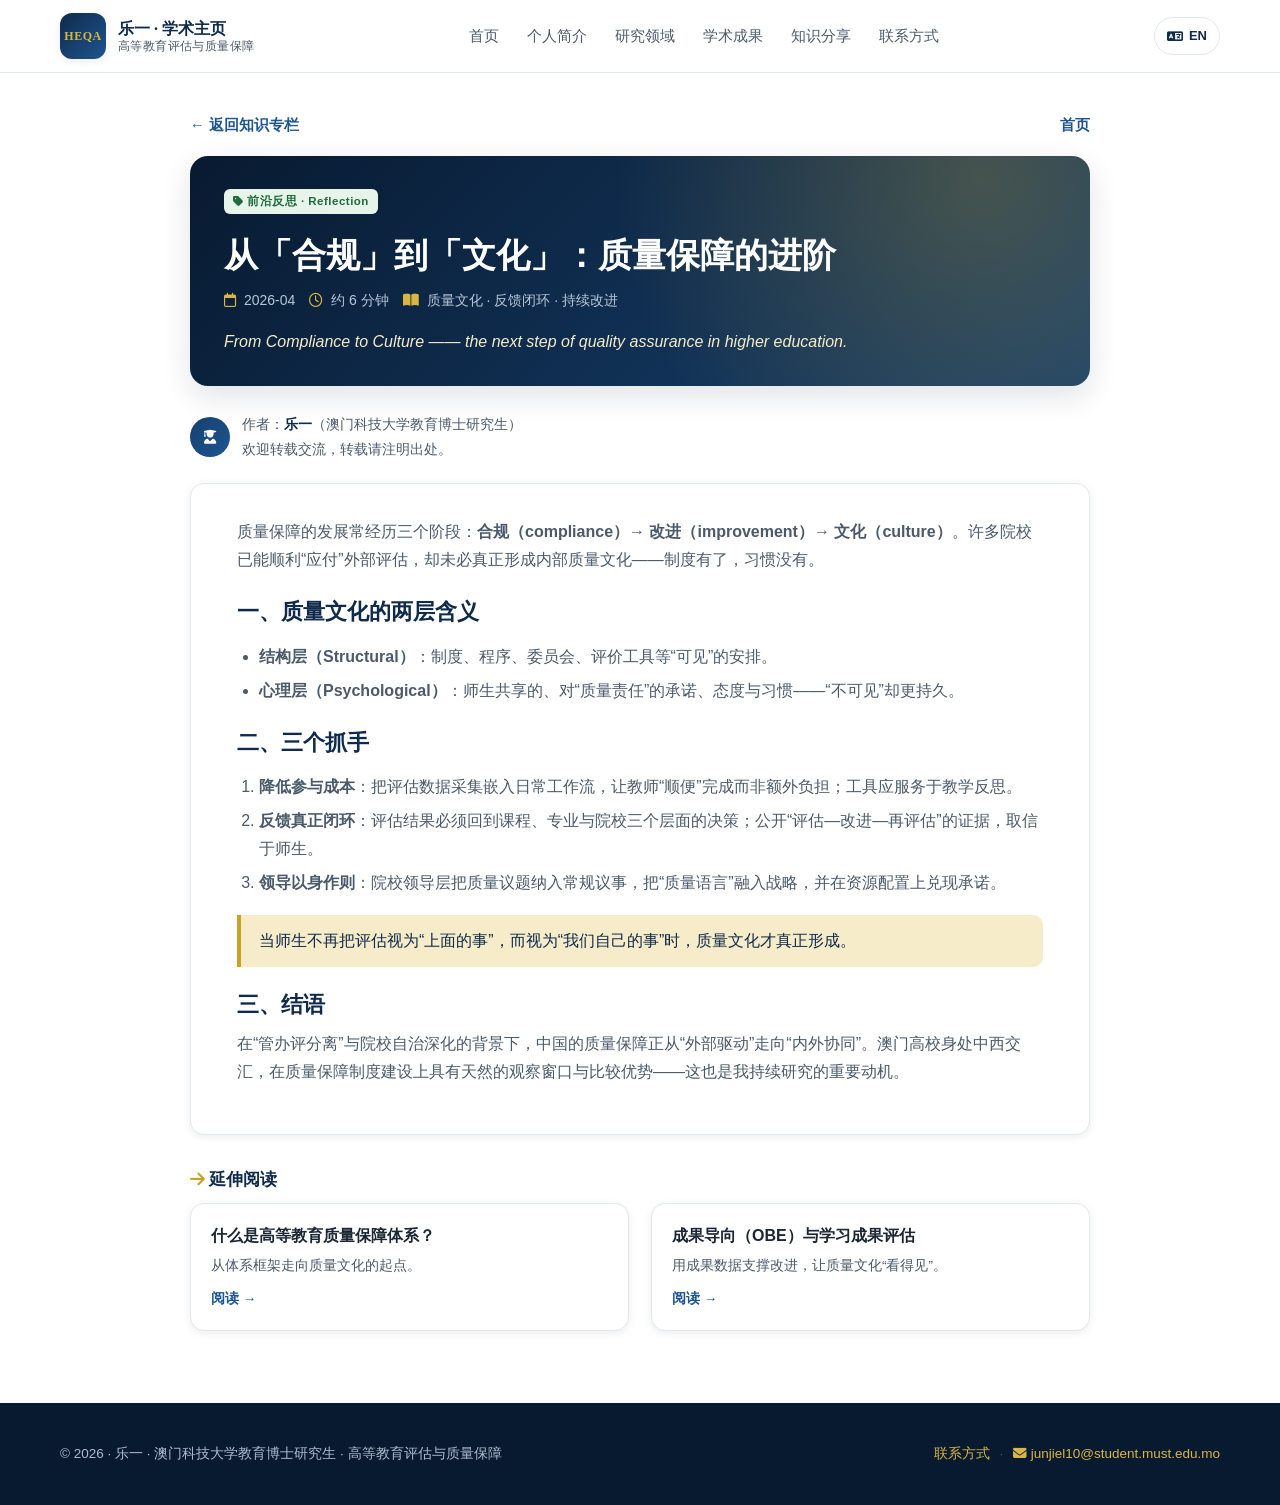
<file: articles/quality-culture.html>
<!DOCTYPE html>
<html lang="zh-CN">
<head>
  <meta charset="UTF-8" />
  <meta name="viewport" content="width=device-width, initial-scale=1.0" />
  <meta name="description" content="从合规到文化：质量保障的进阶——质量文化建设与持续改进" />
  <title>从「合规」到「文化」：质量保障的进阶 | 知识分享 · 乐一</title>
  <link rel="icon" type="image/svg+xml" href="data:image/svg+xml,%3Csvg xmlns='http://www.w3.org/2000/svg' viewBox='0 0 100 100'%3E%3Crect width='100' height='100' rx='20' fill='%230f2a4a'/%3E%3Ctext x='50' y='68' font-size='52' text-anchor='middle' fill='%23c9a227' font-family='Georgia'%3E%E8%B5%B7%3C/text%3E%3C/svg%3E" />
  <link rel="stylesheet" href="../css/style.css" />
  <link rel="stylesheet" href="https://cdnjs.cloudflare.com/ajax/libs/font-awesome/6.5.2/css/all.min.css" />
</head>
<body>
  <a class="skip-link" href="#main">跳到主要内容 / Skip to content</a>

  <header class="site-header">
    <div class="container header-inner">
      <a class="brand" href="../index.html">
        <span class="brand-mark">HEQA</span>
        <span class="brand-text">
          <strong data-i18n="brandName">乐一 · 学术主页</strong>
          <small data-i18n="brandTag">高等教育评估与质量保障</small>
        </span>
      </a>
      <nav class="main-nav" id="mainNav" aria-label="主导航">
        <a class="nav-link" href="../index.html" data-i18n="nav.home">首页</a>
        <a class="nav-link" href="../about.html" data-i18n="nav.about">个人简介</a>
        <a class="nav-link" href="../research.html" data-i18n="nav.research">研究领域</a>
        <a class="nav-link" href="../publications.html" data-i18n="nav.publications">学术成果</a>
        <a class="nav-link" href="../knowledge.html" data-i18n="nav.knowledge">知识分享</a>
        <a class="nav-link" href="../contact.html" data-i18n="nav.contact">联系方式</a>
      </nav>
      <div class="header-tools">
        <button class="lang-toggle" id="langToggle" aria-label="切换语言"><i class="fa-solid fa-language"></i><span id="langLabel">EN</span></button>
        <button class="menu-toggle" id="menuToggle" aria-label="打开菜单" aria-expanded="false"><i class="fa-solid fa-bars"></i></button>
      </div>
    </div>
  </header>

  <main id="main">
    <div class="container page-container" style="max-width:900px">

      <div class="article-toolbar reveal visible">
        <a class="back-link" href="../knowledge.html" data-i18n="common.backList">← 返回知识专栏</a>
        <a class="back-link" href="../index.html" data-i18n="nav.home"><i class="fa-solid fa-house"></i></a>
      </div>

      <article class="article-hero reveal visible">
        <span class="pub-type pt-report"><i class="fa-solid fa-tag"></i> 前沿反思 · Reflection</span>
        <h1 style="margin-top:12px">从「合规」到「文化」：质量保障的进阶</h1>
        <div class="meta">
          <span><i class="fa-regular fa-calendar"></i> 2026-04</span>
          <span><i class="fa-regular fa-clock"></i> 约 6 分钟</span>
          <span><i class="fa-solid fa-book-open"></i> 质量文化 · 反馈闭环 · 持续改进</span>
        </div>
        <p class="article-abstract" style="margin-bottom:0">From Compliance to Culture —— the next step of quality assurance in higher education.</p>
      </article>

      <div class="byline reveal visible">
        <div class="avatar-sm"><i class="fa-solid fa-user-graduate"></i></div>
        <div>作者：<b>乐一</b>（澳门科技大学教育博士研究生）<br>欢迎转载交流，转载请注明出处。</div>
      </div>

      <div class="article-body-wrap article-html reveal visible">
        <p>质量保障的发展常经历三个阶段：<b>合规（compliance）→ 改进（improvement）→ 文化（culture）</b>。许多院校已能顺利“应付”外部评估，却未必真正形成内部质量文化——制度有了，习惯没有。</p>

        <h2>一、质量文化的两层含义</h2>
        <ul>
          <li><b>结构层（Structural）</b>：制度、程序、委员会、评价工具等“可见”的安排。</li>
          <li><b>心理层（Psychological）</b>：师生共享的、对“质量责任”的承诺、态度与习惯——“不可见”却更持久。</li>
        </ul>

        <h2>二、三个抓手</h2>
        <ol>
          <li><b>降低参与成本</b>：把评估数据采集嵌入日常工作流，让教师“顺便”完成而非额外负担；工具应服务于教学反思。</li>
          <li><b>反馈真正闭环</b>：评估结果必须回到课程、专业与院校三个层面的决策；公开“评估—改进—再评估”的证据，取信于师生。</li>
          <li><b>领导以身作则</b>：院校领导层把质量议题纳入常规议事，把“质量语言”融入战略，并在资源配置上兑现承诺。</li>
        </ol>

        <blockquote>当师生不再把评估视为“上面的事”，而视为“我们自己的事”时，质量文化才真正形成。</blockquote>

        <h2>三、结语</h2>
        <p>在“管办评分离”与院校自治深化的背景下，中国的质量保障正从“外部驱动”走向“内外协同”。澳门高校身处中西交汇，在质量保障制度建设上具有天然的观察窗口与比较优势——这也是我持续研究的重要动机。</p>
      </div>

      <section class="related reveal">
        <h3><i class="fa-solid fa-arrow-right" style="color:var(--gold-500)"></i> 延伸阅读</h3>
        <div class="grid-2">
          <div class="card" style="padding:18px 20px">
            <h4 style="margin:0 0 4px;font-size:16px">什么是高等教育质量保障体系？</h4>
            <p style="margin:0 0 6px;font-size:13.5px">从体系框架走向质量文化的起点。</p>
            <a class="more" style="font-size:13.5px" href="qa-system.html">阅读 →</a>
          </div>
          <div class="card" style="padding:18px 20px">
            <h4 style="margin:0 0 4px;font-size:16px">成果导向（OBE）与学习成果评估</h4>
            <p style="margin:0 0 6px;font-size:13.5px">用成果数据支撑改进，让质量文化“看得见”。</p>
            <a class="more" style="font-size:13.5px" href="slo-obse.html">阅读 →</a>
          </div>
        </div>
      </section>

    </div>
  </main>

  <footer class="site-footer">
    <div class="container footer-inner">
      <p>© <span id="year">2026</span> · 乐一 · 澳门科技大学教育博士研究生 · 高等教育评估与质量保障</p>
      <p class="footer-links">
        <a href="../contact.html" data-i18n="nav.contact">联系方式</a>
        <span class="dot">·</span>
        <a href="mailto:junjiel10@student.must.edu.mo"><i class="fa-solid fa-envelope"></i> junjiel10@student.must.edu.mo</a>
      </p>
    </div>
  </footer>

  <script src="../js/i18n.js"></script>
  <script src="../js/main.js"></script>
</body>
</html>
</file>
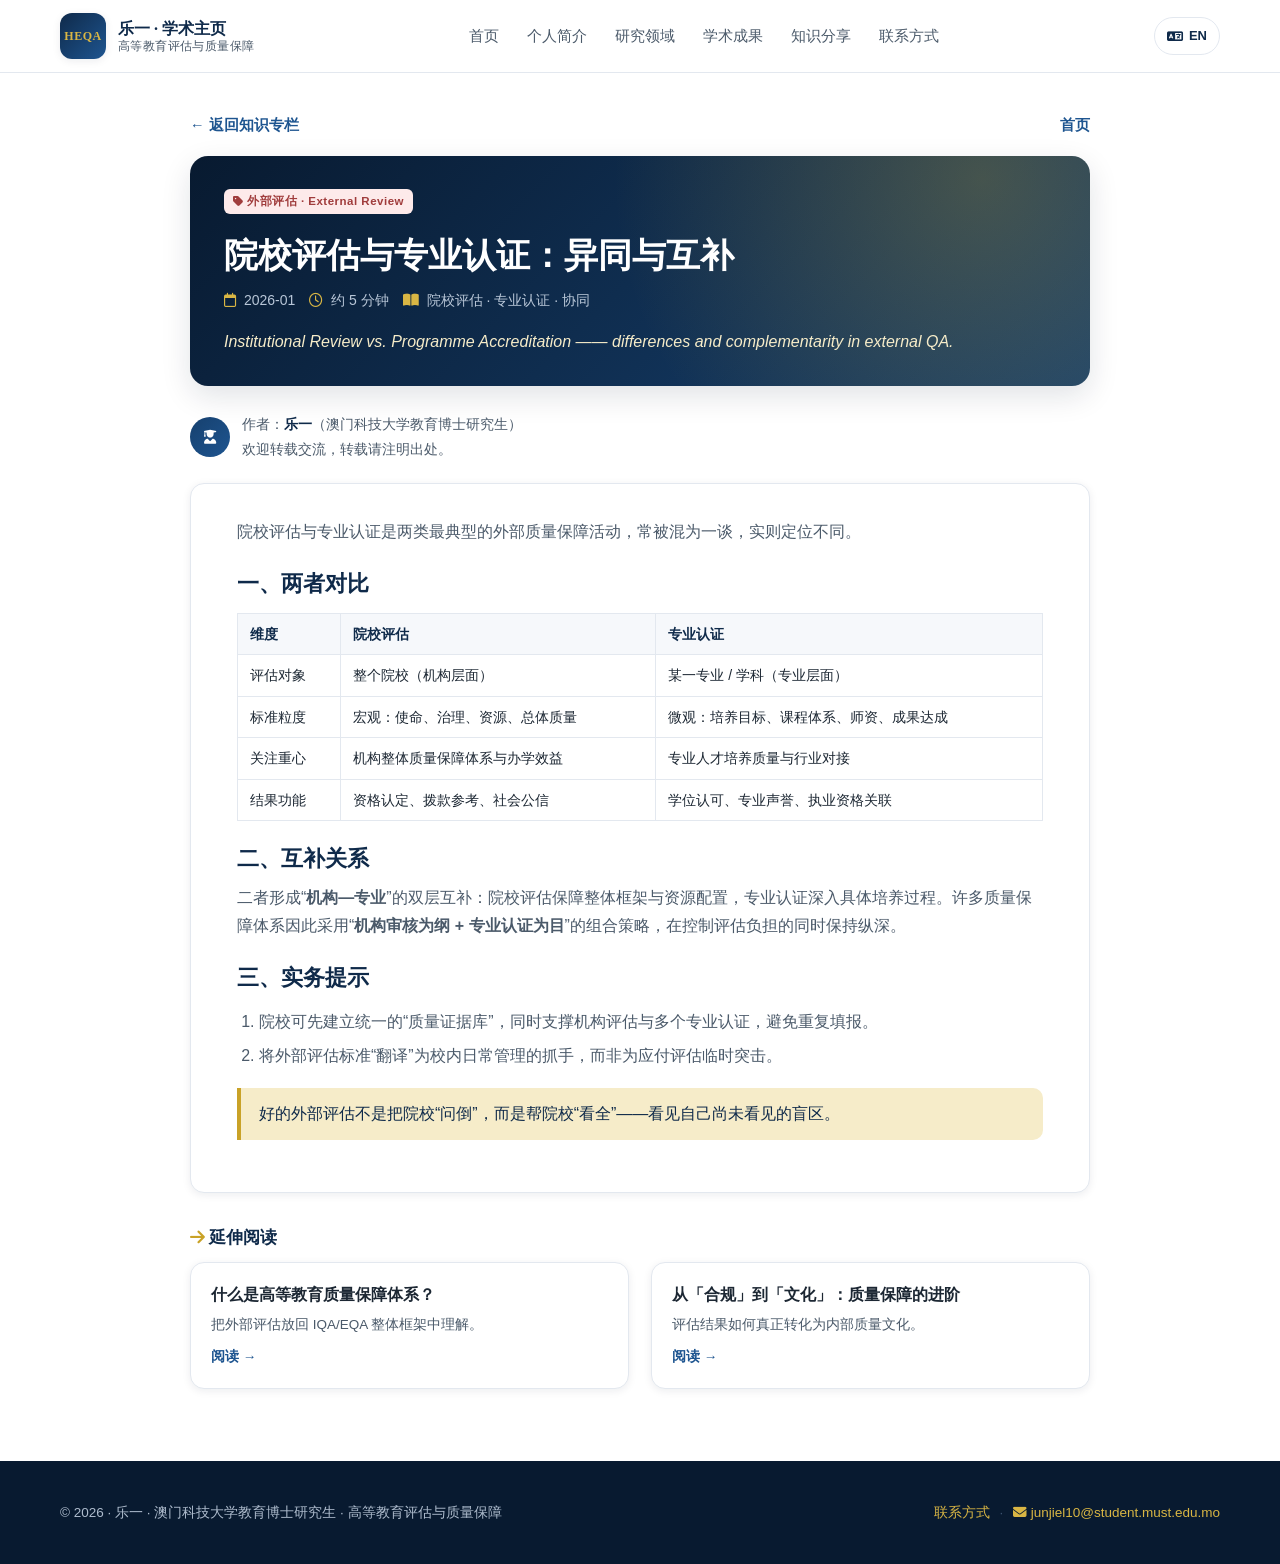
<file: articles/review-accreditation.html>
<!DOCTYPE html>
<html lang="zh-CN">
<head>
  <meta charset="UTF-8" />
  <meta name="viewport" content="width=device-width, initial-scale=1.0" />
  <meta name="description" content="院校评估与专业认证：异同与互补——机构层面与专业层面的外部质量保障" />
  <title>院校评估与专业认证：异同与互补 | 知识分享 · 乐一</title>
  <link rel="icon" type="image/svg+xml" href="data:image/svg+xml,%3Csvg xmlns='http://www.w3.org/2000/svg' viewBox='0 0 100 100'%3E%3Crect width='100' height='100' rx='20' fill='%230f2a4a'/%3E%3Ctext x='50' y='68' font-size='52' text-anchor='middle' fill='%23c9a227' font-family='Georgia'%3E%E8%B5%B7%3C/text%3E%3C/svg%3E" />
  <link rel="stylesheet" href="../css/style.css" />
  <link rel="stylesheet" href="https://cdnjs.cloudflare.com/ajax/libs/font-awesome/6.5.2/css/all.min.css" />
</head>
<body>
  <a class="skip-link" href="#main">跳到主要内容 / Skip to content</a>

  <header class="site-header">
    <div class="container header-inner">
      <a class="brand" href="../index.html">
        <span class="brand-mark">HEQA</span>
        <span class="brand-text">
          <strong data-i18n="brandName">乐一 · 学术主页</strong>
          <small data-i18n="brandTag">高等教育评估与质量保障</small>
        </span>
      </a>
      <nav class="main-nav" id="mainNav" aria-label="主导航">
        <a class="nav-link" href="../index.html" data-i18n="nav.home">首页</a>
        <a class="nav-link" href="../about.html" data-i18n="nav.about">个人简介</a>
        <a class="nav-link" href="../research.html" data-i18n="nav.research">研究领域</a>
        <a class="nav-link" href="../publications.html" data-i18n="nav.publications">学术成果</a>
        <a class="nav-link" href="../knowledge.html" data-i18n="nav.knowledge">知识分享</a>
        <a class="nav-link" href="../contact.html" data-i18n="nav.contact">联系方式</a>
      </nav>
      <div class="header-tools">
        <button class="lang-toggle" id="langToggle" aria-label="切换语言"><i class="fa-solid fa-language"></i><span id="langLabel">EN</span></button>
        <button class="menu-toggle" id="menuToggle" aria-label="打开菜单" aria-expanded="false"><i class="fa-solid fa-bars"></i></button>
      </div>
    </div>
  </header>

  <main id="main">
    <div class="container page-container" style="max-width:900px">

      <div class="article-toolbar reveal visible">
        <a class="back-link" href="../knowledge.html" data-i18n="common.backList">← 返回知识专栏</a>
        <a class="back-link" href="../index.html" data-i18n="nav.home"><i class="fa-solid fa-house"></i></a>
      </div>

      <article class="article-hero reveal visible">
        <span class="pub-type pt-project"><i class="fa-solid fa-tag"></i> 外部评估 · External Review</span>
        <h1 style="margin-top:12px">院校评估与专业认证：异同与互补</h1>
        <div class="meta">
          <span><i class="fa-regular fa-calendar"></i> 2026-01</span>
          <span><i class="fa-regular fa-clock"></i> 约 5 分钟</span>
          <span><i class="fa-solid fa-book-open"></i> 院校评估 · 专业认证 · 协同</span>
        </div>
        <p class="article-abstract" style="margin-bottom:0">Institutional Review vs. Programme Accreditation —— differences and complementarity in external QA.</p>
      </article>

      <div class="byline reveal visible">
        <div class="avatar-sm"><i class="fa-solid fa-user-graduate"></i></div>
        <div>作者：<b>乐一</b>（澳门科技大学教育博士研究生）<br>欢迎转载交流，转载请注明出处。</div>
      </div>

      <div class="article-body-wrap article-html reveal visible">
        <p>院校评估与专业认证是两类最典型的外部质量保障活动，常被混为一谈，实则定位不同。</p>

        <h2>一、两者对比</h2>
        <table>
          <tr><th>维度</th><th>院校评估</th><th>专业认证</th></tr>
          <tr><td>评估对象</td><td>整个院校（机构层面）</td><td>某一专业 / 学科（专业层面）</td></tr>
          <tr><td>标准粒度</td><td>宏观：使命、治理、资源、总体质量</td><td>微观：培养目标、课程体系、师资、成果达成</td></tr>
          <tr><td>关注重心</td><td>机构整体质量保障体系与办学效益</td><td>专业人才培养质量与行业对接</td></tr>
          <tr><td>结果功能</td><td>资格认定、拨款参考、社会公信</td><td>学位认可、专业声誉、执业资格关联</td></tr>
        </table>

        <h2>二、互补关系</h2>
        <p>二者形成“<b>机构—专业</b>”的双层互补：院校评估保障整体框架与资源配置，专业认证深入具体培养过程。许多质量保障体系因此采用“<b>机构审核为纲 + 专业认证为目</b>”的组合策略，在控制评估负担的同时保持纵深。</p>

        <h2>三、实务提示</h2>
        <ol>
          <li>院校可先建立统一的“质量证据库”，同时支撑机构评估与多个专业认证，避免重复填报。</li>
          <li>将外部评估标准“翻译”为校内日常管理的抓手，而非为应付评估临时突击。</li>
        </ol>

        <blockquote>好的外部评估不是把院校“问倒”，而是帮院校“看全”——看见自己尚未看见的盲区。</blockquote>
      </div>

      <section class="related reveal">
        <h3><i class="fa-solid fa-arrow-right" style="color:var(--gold-500)"></i> 延伸阅读</h3>
        <div class="grid-2">
          <div class="card" style="padding:18px 20px">
            <h4 style="margin:0 0 4px;font-size:16px">什么是高等教育质量保障体系？</h4>
            <p style="margin:0 0 6px;font-size:13.5px">把外部评估放回 IQA/EQA 整体框架中理解。</p>
            <a class="more" style="font-size:13.5px" href="qa-system.html">阅读 →</a>
          </div>
          <div class="card" style="padding:18px 20px">
            <h4 style="margin:0 0 4px;font-size:16px">从「合规」到「文化」：质量保障的进阶</h4>
            <p style="margin:0 0 6px;font-size:13.5px">评估结果如何真正转化为内部质量文化。</p>
            <a class="more" style="font-size:13.5px" href="quality-culture.html">阅读 →</a>
          </div>
        </div>
      </section>

    </div>
  </main>

  <footer class="site-footer">
    <div class="container footer-inner">
      <p>© <span id="year">2026</span> · 乐一 · 澳门科技大学教育博士研究生 · 高等教育评估与质量保障</p>
      <p class="footer-links">
        <a href="../contact.html" data-i18n="nav.contact">联系方式</a>
        <span class="dot">·</span>
        <a href="mailto:junjiel10@student.must.edu.mo"><i class="fa-solid fa-envelope"></i> junjiel10@student.must.edu.mo</a>
      </p>
    </div>
  </footer>

  <script src="../js/i18n.js"></script>
  <script src="../js/main.js"></script>
</body>
</html>
</file>
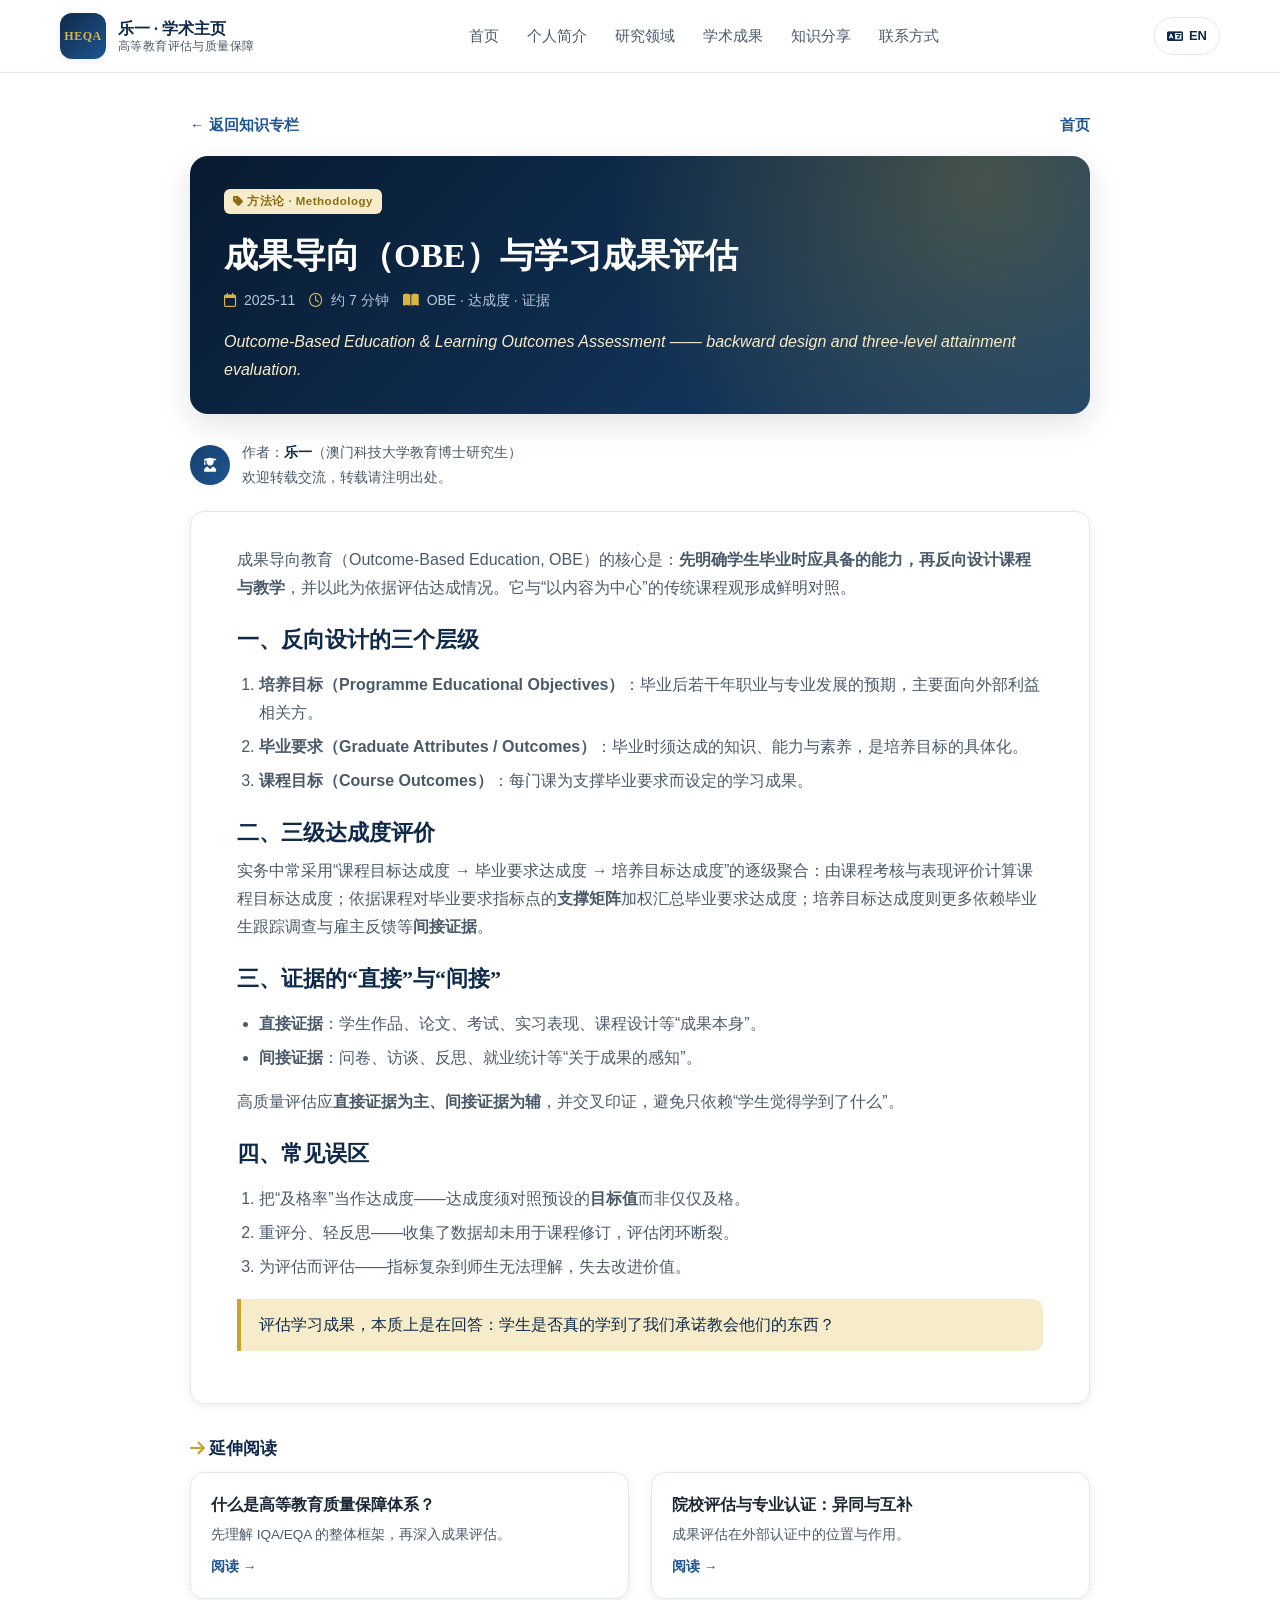
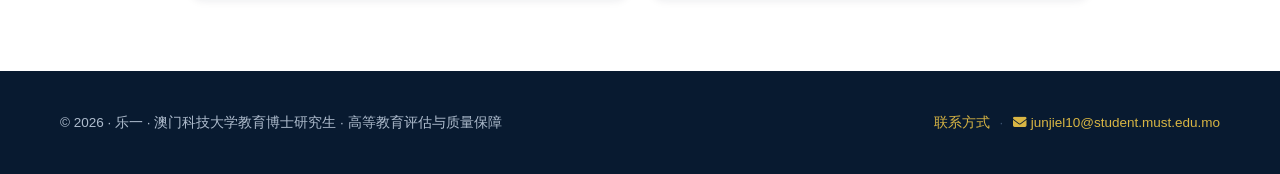
<file: articles/slo-obse.html>
<!DOCTYPE html>
<html lang="zh-CN">
<head>
  <meta charset="UTF-8" />
  <meta name="viewport" content="width=device-width, initial-scale=1.0" />
  <meta name="description" content="成果导向（OBE）与学生学习成果评估：反向设计、三级达成度评价与证据" />
  <title>成果导向（OBE）与学习成果评估 | 知识分享 · 乐一</title>
  <link rel="icon" type="image/svg+xml" href="data:image/svg+xml,%3Csvg xmlns='http://www.w3.org/2000/svg' viewBox='0 0 100 100'%3E%3Crect width='100' height='100' rx='20' fill='%230f2a4a'/%3E%3Ctext x='50' y='68' font-size='52' text-anchor='middle' fill='%23c9a227' font-family='Georgia'%3E%E8%B5%B7%3C/text%3E%3C/svg%3E" />
  <link rel="stylesheet" href="../css/style.css" />
  <link rel="stylesheet" href="https://cdnjs.cloudflare.com/ajax/libs/font-awesome/6.5.2/css/all.min.css" />
</head>
<body>
  <a class="skip-link" href="#main">跳到主要内容 / Skip to content</a>

  <header class="site-header">
    <div class="container header-inner">
      <a class="brand" href="../index.html">
        <span class="brand-mark">HEQA</span>
        <span class="brand-text">
          <strong data-i18n="brandName">乐一 · 学术主页</strong>
          <small data-i18n="brandTag">高等教育评估与质量保障</small>
        </span>
      </a>
      <nav class="main-nav" id="mainNav" aria-label="主导航">
        <a class="nav-link" href="../index.html" data-i18n="nav.home">首页</a>
        <a class="nav-link" href="../about.html" data-i18n="nav.about">个人简介</a>
        <a class="nav-link" href="../research.html" data-i18n="nav.research">研究领域</a>
        <a class="nav-link" href="../publications.html" data-i18n="nav.publications">学术成果</a>
        <a class="nav-link" href="../knowledge.html" data-i18n="nav.knowledge">知识分享</a>
        <a class="nav-link" href="../contact.html" data-i18n="nav.contact">联系方式</a>
      </nav>
      <div class="header-tools">
        <button class="lang-toggle" id="langToggle" aria-label="切换语言"><i class="fa-solid fa-language"></i><span id="langLabel">EN</span></button>
        <button class="menu-toggle" id="menuToggle" aria-label="打开菜单" aria-expanded="false"><i class="fa-solid fa-bars"></i></button>
      </div>
    </div>
  </header>

  <main id="main">
    <div class="container page-container" style="max-width:900px">

      <div class="article-toolbar reveal visible">
        <a class="back-link" href="../knowledge.html" data-i18n="common.backList">← 返回知识专栏</a>
        <a class="back-link" href="../index.html" data-i18n="nav.home"><i class="fa-solid fa-house"></i></a>
      </div>

      <article class="article-hero reveal visible">
        <span class="pub-type pt-conf"><i class="fa-solid fa-tag"></i> 方法论 · Methodology</span>
        <h1 style="margin-top:12px">成果导向（OBE）与学习成果评估</h1>
        <div class="meta">
          <span><i class="fa-regular fa-calendar"></i> 2025-11</span>
          <span><i class="fa-regular fa-clock"></i> 约 7 分钟</span>
          <span><i class="fa-solid fa-book-open"></i> OBE · 达成度 · 证据</span>
        </div>
        <p class="article-abstract" style="margin-bottom:0">Outcome-Based Education &amp; Learning Outcomes Assessment —— backward design and three-level attainment evaluation.</p>
      </article>

      <div class="byline reveal visible">
        <div class="avatar-sm"><i class="fa-solid fa-user-graduate"></i></div>
        <div>作者：<b>乐一</b>（澳门科技大学教育博士研究生）<br>欢迎转载交流，转载请注明出处。</div>
      </div>

      <div class="article-body-wrap article-html reveal visible">
        <p>成果导向教育（Outcome-Based Education, OBE）的核心是：<b>先明确学生毕业时应具备的能力，再反向设计课程与教学</b>，并以此为依据评估达成情况。它与“以内容为中心”的传统课程观形成鲜明对照。</p>

        <h2>一、反向设计的三个层级</h2>
        <ol>
          <li><b>培养目标（Programme Educational Objectives）</b>：毕业后若干年职业与专业发展的预期，主要面向外部利益相关方。</li>
          <li><b>毕业要求（Graduate Attributes / Outcomes）</b>：毕业时须达成的知识、能力与素养，是培养目标的具体化。</li>
          <li><b>课程目标（Course Outcomes）</b>：每门课为支撑毕业要求而设定的学习成果。</li>
        </ol>

        <h2>二、三级达成度评价</h2>
        <p>实务中常采用“课程目标达成度 → 毕业要求达成度 → 培养目标达成度”的逐级聚合：由课程考核与表现评价计算课程目标达成度；依据课程对毕业要求指标点的<b>支撑矩阵</b>加权汇总毕业要求达成度；培养目标达成度则更多依赖毕业生跟踪调查与雇主反馈等<b>间接证据</b>。</p>

        <h2>三、证据的“直接”与“间接”</h2>
        <ul>
          <li><b>直接证据</b>：学生作品、论文、考试、实习表现、课程设计等“成果本身”。</li>
          <li><b>间接证据</b>：问卷、访谈、反思、就业统计等“关于成果的感知”。</li>
        </ul>
        <p>高质量评估应<b>直接证据为主、间接证据为辅</b>，并交叉印证，避免只依赖“学生觉得学到了什么”。</p>

        <h2>四、常见误区</h2>
        <ol>
          <li>把“及格率”当作达成度——达成度须对照预设的<b>目标值</b>而非仅仅及格。</li>
          <li>重评分、轻反思——收集了数据却未用于课程修订，评估闭环断裂。</li>
          <li>为评估而评估——指标复杂到师生无法理解，失去改进价值。</li>
        </ol>

        <blockquote>评估学习成果，本质上是在回答：学生是否真的学到了我们承诺教会他们的东西？</blockquote>
      </div>

      <section class="related reveal">
        <h3><i class="fa-solid fa-arrow-right" style="color:var(--gold-500)"></i> 延伸阅读</h3>
        <div class="grid-2">
          <div class="card" style="padding:18px 20px">
            <h4 style="margin:0 0 4px;font-size:16px">什么是高等教育质量保障体系？</h4>
            <p style="margin:0 0 6px;font-size:13.5px">先理解 IQA/EQA 的整体框架，再深入成果评估。</p>
            <a class="more" style="font-size:13.5px" href="qa-system.html">阅读 →</a>
          </div>
          <div class="card" style="padding:18px 20px">
            <h4 style="margin:0 0 4px;font-size:16px">院校评估与专业认证：异同与互补</h4>
            <p style="margin:0 0 6px;font-size:13.5px">成果评估在外部认证中的位置与作用。</p>
            <a class="more" style="font-size:13.5px" href="review-accreditation.html">阅读 →</a>
          </div>
        </div>
      </section>

    </div>
  </main>

  <footer class="site-footer">
    <div class="container footer-inner">
      <p>© <span id="year">2026</span> · 乐一 · 澳门科技大学教育博士研究生 · 高等教育评估与质量保障</p>
      <p class="footer-links">
        <a href="../contact.html" data-i18n="nav.contact">联系方式</a>
        <span class="dot">·</span>
        <a href="mailto:junjiel10@student.must.edu.mo"><i class="fa-solid fa-envelope"></i> junjiel10@student.must.edu.mo</a>
      </p>
    </div>
  </footer>

  <script src="../js/i18n.js"></script>
  <script src="../js/main.js"></script>
</body>
</html>
</file>
<file: css/style.css>
/* ============================================================
   Academic Homepage — Higher Education Assessment & QA
   学术风格：深蓝 + 金 + 白，衬线标题，干净可读
   ============================================================ */

:root {
  --navy-900: #081a30;
  --navy-800: #0f2a4a;
  --navy-700: #16406e;
  --navy-600: #1e5590;
  --navy-100: #dbe7f5;
  --gold-500: #c9a227;
  --gold-400: #d9b644;
  --gold-100: #f6ecc9;
  --ink: #1c2733;
  --ink-soft: #4b5a6a;
  --paper: #ffffff;
  --paper-soft: #f6f8fb;
  --line: #e3e8ef;
  --shadow-sm: 0 2px 8px rgba(8, 26, 48, .08);
  --shadow-md: 0 10px 30px rgba(8, 26, 48, .12);
  --radius: 14px;
  --serif: "Georgia", "Times New Roman", "Songti SC", "STSong", "SimSun", "Noto Serif SC", serif;
  --sans: "Segoe UI", "Microsoft YaHei", "PingFang SC", "Helvetica Neue", Arial, sans-serif;
}

* { box-sizing: border-box; }

html { scroll-behavior: smooth; }

body {
  margin: 0;
  font-family: var(--sans);
  color: var(--ink);
  background: var(--paper);
  line-height: 1.75;
  -webkit-font-smoothing: antialiased;
}

h1, h2, h3, .serif { font-family: var(--serif); }
h1, h2, h3 { line-height: 1.3; color: var(--navy-800); margin: 0 0 .5rem; }

a { color: var(--navy-600); text-decoration: none; }
a:hover { color: var(--gold-500); }

img { max-width: 100%; display: block; }

.container { width: min(1160px, 92%); margin-inline: auto; }

.skip-link {
  position: absolute; left: -999px; top: 0;
  background: var(--gold-500); color: #fff; padding: 8px 16px; z-index: 3000;
}
.skip-link:focus { left: 8px; top: 8px; }

/* ============ Header ============ */
.site-header {
  position: sticky; top: 0; z-index: 100;
  background: rgba(255,255,255,.92);
  backdrop-filter: blur(10px);
  border-bottom: 1px solid var(--line);
}
.header-inner { display: flex; align-items: center; justify-content: space-between; gap: 16px; min-height: 72px; }

.brand { display: flex; align-items: center; gap: 12px; }
.brand-mark {
  display: grid; place-items: center;
  width: 46px; height: 46px; border-radius: 12px;
  background: linear-gradient(135deg, var(--navy-800), var(--navy-600));
  color: var(--gold-400); font-family: var(--serif); font-weight: 700;
  font-size: 12px; letter-spacing: .5px; line-height: 1; white-space: nowrap;
  padding: 0 4px; box-sizing: border-box;
  box-shadow: var(--shadow-sm);
}
.brand-text { display: flex; flex-direction: column; line-height: 1.25; }
.brand-text strong { color: var(--navy-800); font-size: 16px; font-family: var(--serif); }
.brand-text small { color: var(--ink-soft); font-size: 11.5px; letter-spacing: .4px; }

.main-nav { display: flex; align-items: center; gap: 4px; }
.nav-link {
  border: 0; background: transparent; cursor: pointer;
  font: inherit; font-size: 15px; color: var(--ink-soft);
  padding: 8px 12px; border-radius: 8px; transition: all .2s ease;
}
.nav-link:hover { color: var(--navy-800); background: var(--paper-soft); }
.nav-link.active { color: var(--navy-800); font-weight: 600; background: var(--gold-100); }

.header-tools { display: flex; align-items: center; gap: 8px; }
.lang-toggle {
  display: inline-flex; align-items: center; gap: 6px;
  border: 1px solid var(--line); background: var(--paper);
  color: var(--navy-800); cursor: pointer;
  font: inherit; font-size: 13px; font-weight: 600;
  padding: 7px 12px; border-radius: 999px; transition: all .2s ease;
}
.lang-toggle:hover { border-color: var(--navy-600); background: var(--navy-100); }

.menu-toggle { display: none; border: 0; background: transparent; font-size: 20px; color: var(--navy-800); cursor: pointer; }

/* ============ Page scaffolding ============ */
.page-container { padding: 40px 0 72px; min-height: 60vh; }

.page-head {
  text-align: center; max-width: 760px; margin: 0 auto 40px;
  padding-bottom: 24px; border-bottom: 1px solid var(--line);
}
.eyebrow {
  display: inline-block; color: var(--gold-500); font-weight: 700;
  letter-spacing: 3px; text-transform: uppercase; font-size: 13px; margin-bottom: 10px;
}
.page-head h1 { font-size: clamp(28px, 4vw, 40px); margin-bottom: 12px; }
.page-head p { color: var(--ink-soft); font-size: 16px; margin: 0; }

/* reveal animation */
.reveal { opacity: 0; transform: translateY(18px); transition: opacity .6s ease, transform .6s ease; }
.reveal.visible { opacity: 1; transform: none; }

/* ============ Home / Hero ============ */
.hero {
  border-radius: 22px; overflow: hidden; position: relative;
  background:
    radial-gradient(circle at 85% 15%, rgba(201,162,39,.25), transparent 40%),
    radial-gradient(circle at 10% 90%, rgba(30,85,144,.45), transparent 55%),
    linear-gradient(135deg, var(--navy-900), var(--navy-700));
  color: #eef3fa; padding: 52px 48px;
  display: grid; gap: 30px; margin-bottom: 40px;
  box-shadow: var(--shadow-md);
}
.hero-grid { display: grid; grid-template-columns: 1.6fr 1fr; gap: 32px; align-items: center; }
.hero h1 { color: #fff; font-size: clamp(26px, 4vw, 38px); margin-bottom: 10px; }
.hero .title-en { color: var(--gold-400); font-size: clamp(14px, 2vw, 18px); font-family: var(--serif); font-style: italic; }
.hero .tagline { color: #cdd8e6; font-size: 16px; margin: 16px 0 24px; max-width: 60ch; }
.hero-chips { display: flex; flex-wrap: wrap; gap: 8px; margin-bottom: 26px; }
.chip {
  background: rgba(255,255,255,.1); border: 1px solid rgba(255,255,255,.22);
  color: #eef3fa; padding: 5px 12px; border-radius: 999px; font-size: 13px;
}

.hero-actions { display: flex; flex-wrap: wrap; gap: 12px; }
.btn {
  display: inline-flex; align-items: center; gap: 8px;
  padding: 11px 20px; border-radius: 10px; font-weight: 600; font-size: 15px;
  border: 0; cursor: pointer; transition: transform .15s ease, box-shadow .2s ease, background .2s ease;
}
.btn:active { transform: scale(.98); }
.btn-gold { background: linear-gradient(135deg, var(--gold-400), var(--gold-500)); color: #1c2733; box-shadow: 0 6px 16px rgba(201,162,39,.35); }
.btn-gold:hover { transform: translateY(-2px); color: #1c2733; }
.btn-ghost { background: transparent; color: #fff; border: 1px solid rgba(255,255,255,.5); }
.btn-ghost:hover { background: rgba(255,255,255,.1); color: #fff; }
.btn-outline { background: transparent; color: var(--navy-700); border: 1px solid var(--navy-600); }
.btn-outline:hover { background: var(--navy-100); color: var(--navy-800); }

.hero-card {
  background: rgba(255,255,255,.06); border: 1px solid rgba(255,255,255,.15);
  border-radius: 18px; padding: 22px; backdrop-filter: blur(4px);
}
.hero-card h3 { color: var(--gold-400); font-size: 15px; letter-spacing: 1px; margin-bottom: 14px; }
.hero-stat { display: flex; gap: 12px; padding: 10px 0; border-bottom: 1px dashed rgba(255,255,255,.14); }
.hero-stat:last-child { border-bottom: 0; }
.hero-stat i { color: var(--gold-400); font-size: 18px; margin-top: 4px; width: 22px; }
.hero-stat b { display: block; color: #fff; font-size: 15px; }
.hero-stat span { color: #b9c7d8; font-size: 13px; }

/* home cards row */
.section-title { font-size: clamp(20px, 3vw, 28px); margin-bottom: 6px; }
.section-sub { color: var(--ink-soft); margin: 0 0 24px; }
.grid-3 { display: grid; grid-template-columns: repeat(3, 1fr); gap: 22px; }
.grid-2 { display: grid; grid-template-columns: repeat(2, 1fr); gap: 22px; }

.card {
  background: var(--paper); border: 1px solid var(--line);
  border-radius: var(--radius); padding: 26px; transition: all .25s ease;
  box-shadow: var(--shadow-sm);
}
.card:hover { transform: translateY(-4px); box-shadow: var(--shadow-md); }
.card-icon {
  width: 50px; height: 50px; border-radius: 12px; display: grid; place-items: center;
  background: var(--navy-100); color: var(--navy-700); font-size: 21px; margin-bottom: 16px;
}
.card h3 { font-size: 19px; margin-bottom: 8px; }
.card p { color: var(--ink-soft); font-size: 14.5px; margin: 0 0 14px; }
.card a.more { font-size: 14px; font-weight: 600; }
.clickable { cursor: pointer; }

/* ============ About ============ */
.about-layout { display: grid; grid-template-columns: 320px 1fr; gap: 34px; align-items: start; }
.profile-card { text-align: center; position: sticky; top: 96px; }
.avatar {
  width: 150px; height: 150px; margin: 0 auto 16px; border-radius: 50%;
  display: grid; place-items: center; font-size: 60px; color: #fff;
  background: linear-gradient(135deg, var(--navy-800), var(--navy-600));
  box-shadow: 0 10px 26px rgba(15,42,74,.3); overflow: hidden;
}
.profile-card h2 { font-size: 22px; margin-bottom: 4px; }
.profile-card .role { color: var(--gold-500); font-weight: 600; font-size: 14px; }
.profile-meta { text-align: left; margin-top: 18px; border-top: 1px dashed var(--line); padding-top: 16px; }
.profile-meta li { list-style: none; display: flex; gap: 10px; font-size: 14px; margin-bottom: 10px; color: var(--ink-soft); }
.profile-meta i { color: var(--navy-600); width: 18px; margin-top: 4px; }

.bio p { color: var(--ink-soft); }
.bio h2 { margin-top: 8px; }

/* timeline for education */
.timeline { position: relative; margin: 26px 0 0 6px; padding-left: 26px; }
.timeline::before { content: ""; position: absolute; left: 6px; top: 6px; bottom: 6px; width: 2px; background: var(--navy-100); }
.tl-item { position: relative; margin-bottom: 22px; }
.tl-item::before {
  content: ""; position: absolute; left: -26px; top: 8px;
  width: 12px; height: 12px; border-radius: 50%;
  background: var(--gold-500); border: 3px solid var(--paper); box-shadow: 0 0 0 2px var(--gold-500);
}
.tl-year { font-size: 13px; font-weight: 700; color: var(--gold-500); letter-spacing: 1px; }
.tl-item h4 { margin: 2px 0 2px; font-size: 16.5px; }
.tl-item p { margin: 0; color: var(--ink-soft); font-size: 14px; }

/* advisor quote */
.advisor-box {
  display: flex; gap: 18px; margin-top: 30px;
  background: linear-gradient(135deg, var(--gold-100), #fff7e6);
  border-left: 4px solid var(--gold-500);
  border-radius: 0 var(--radius) var(--radius) 0; padding: 20px 24px;
}
.advisor-box i { color: var(--gold-500); font-size: 22px; }
.advisor-box p { margin: 0; font-size: 15px; color: var(--navy-800); font-style: italic; }

/* ============ Research ============ */
.research-intro { background: var(--paper-soft); border: 1px solid var(--line); border-radius: var(--radius); padding: 26px 28px; margin-bottom: 30px; }
.research-intro p { color: var(--ink-soft); margin: 0 0 10px; }
.research-intro p:last-child { margin: 0; }
.research-intro ul { color: var(--ink-soft); padding-left: 22px; }
.research-intro li { margin-bottom: 8px; }

.area-card { display: flex; gap: 18px; }
.area-num {
  flex: 0 0 auto; width: 46px; height: 46px; border-radius: 12px;
  display: grid; place-items: center; font-family: var(--serif); font-weight: 700; font-size: 20px;
  color: #fff; background: linear-gradient(135deg, var(--navy-700), var(--navy-600));
}
.area-card h3 { font-size: 18.5px; margin-bottom: 6px; }
.area-card p { color: var(--ink-soft); font-size: 14.5px; margin: 0 0 12px; }
.tags { display: flex; flex-wrap: wrap; gap: 6px; }
.tag { background: var(--paper-soft); border: 1px solid var(--line); color: var(--navy-600); font-size: 12.5px; padding: 3px 10px; border-radius: 999px; }

/* methodology mini-grid */
.meth-chip { text-align: center; padding: 18px 12px; border: 1px solid var(--line); border-radius: 12px; background: var(--paper-soft); }
.meth-chip i { font-size: 22px; color: var(--navy-600); }
.meth-chip div { font-size: 13.5px; font-weight: 600; margin-top: 8px; color: var(--navy-800); }

/* ============ Publications ============ */
.pub-year { font-family: var(--serif); color: var(--gold-500); font-weight: 700; font-size: 20px; margin: 30px 0 14px; padding-bottom: 6px; border-bottom: 2px solid var(--navy-100); }
.pub-list { list-style: none; margin: 0 0 10px; padding: 0; }
.pub-item {
  padding: 18px 4px; border-bottom: 1px dashed var(--line);
  transition: padding-left .2s ease;
}
.pub-item:hover { padding-left: 8px; }
.pub-type {
  display: inline-block; font-size: 11.5px; font-weight: 700; letter-spacing: .5px;
  padding: 2px 9px; border-radius: 6px; margin-bottom: 8px;
}
.pt-journal { background: var(--navy-100); color: var(--navy-700); }
.pt-conf { background: var(--gold-100); color: #8a6d12; }
.pt-report { background: #e6f4ea; color: #1e6b3e; }
.pt-project { background: #fdeaea; color: #a03c3c; }
.pub-item h4 { font-size: 16px; margin: 0 0 6px; }
.pub-item .authors { font-size: 13.5px; color: var(--ink-soft); margin: 0 0 4px; }
.pub-item .venue { font-size: 13px; color: var(--navy-600); margin: 0; font-style: italic; }

.notice {
  display: flex; gap: 12px; align-items: flex-start;
  background: var(--gold-100); border: 1px solid #ecd89a; border-radius: var(--radius);
  padding: 14px 18px; color: #6b5407; font-size: 14px; margin-top: 28px;
}
.notice i { color: #a88616; margin-top: 4px; }

/* ============ Knowledge ============ */
.know-card .card-icon { background: var(--gold-100); color: #a88616; }
.know-card h3 { font-size: 18px; margin-bottom: 8px; }
.know-card p { color: var(--ink-soft); font-size: 14px; }
.know-meta { font-size: 12.5px; color: var(--ink-soft); display: flex; gap: 12px; margin-bottom: 12px; }

/* ============ Contact ============ */
.contact-grid { display: grid; grid-template-columns: 1.1fr .9fr; gap: 30px; align-items: start; }
.contact-item {
  display: flex; gap: 16px; align-items: center;
  border: 1px solid var(--line); border-radius: var(--radius);
  padding: 18px 20px; margin-bottom: 14px; transition: all .2s ease; background: var(--paper);
}
.contact-item:hover { box-shadow: var(--shadow-md); transform: translateY(-2px); }
.contact-item .ci-icon {
  flex: 0 0 auto; width: 46px; height: 46px; border-radius: 12px; display: grid; place-items: center;
  font-size: 19px; color: #fff; background: linear-gradient(135deg, var(--navy-700), var(--navy-600));
}
.contact-item b { display: block; font-size: 15.5px; }
.contact-item span { color: var(--ink-soft); font-size: 13.5px; word-break: break-all; }

.contact-note { background: var(--paper-soft); border: 1px solid var(--line); border-radius: var(--radius); padding: 22px 24px; font-size: 14.5px; color: var(--ink-soft); }
.contact-note h3 { font-size: 17px; }
.contact-note p { margin: 0 0 8px; }
.contact-note li { margin-bottom: 8px; }

/* ============ Article / Modal ============ */
.article-html h2 { font-size: 22px; margin: 24px 0 10px; }
.article-html h3 { font-size: 18px; margin: 20px 0 8px; }
.article-html p { color: var(--ink-soft); margin: 0 0 14px; }
.article-html ul, .article-html ol { color: var(--ink-soft); padding-left: 22px; }
.article-html li { margin-bottom: 6px; }
.article-html blockquote {
  margin: 18px 0; padding: 12px 18px; border-left: 4px solid var(--gold-500);
  background: var(--gold-100); border-radius: 0 10px 10px 0; color: var(--navy-800);
}
.article-html code, .article-html .hl { background: var(--navy-100); color: var(--navy-700); padding: 1px 7px; border-radius: 5px; font-size: .92em; }
.article-html table { border-collapse: collapse; width: 100%; margin: 14px 0; font-size: 14px; }
.article-html th, .article-html td { border: 1px solid var(--line); padding: 8px 12px; text-align: left; }
.article-html th { background: var(--paper-soft); color: var(--navy-800); }

/* modal */
.modal-overlay {
  position: fixed; inset: 0; background: rgba(8,26,48,.55); z-index: 500;
  display: flex; align-items: flex-start; justify-content: center; padding: 40px 16px; overflow-y: auto;
  opacity: 0; pointer-events: none; transition: opacity .25s ease;
}
.modal-overlay.open { opacity: 1; pointer-events: auto; }
.modal-box {
  background: #fff; border-radius: 18px; max-width: 820px; width: 100%;
  box-shadow: 0 30px 80px rgba(0,0,0,.3); transform: translateY(14px); transition: transform .25s ease;
}
.modal-overlay.open .modal-box { transform: none; }
.modal-head { padding: 22px 28px 14px; border-bottom: 1px solid var(--line); display: flex; align-items: flex-start; justify-content: space-between; gap: 16px; }
.modal-head h2 { font-size: 22px; margin: 0; }
.modal-close { border: 0; background: var(--paper-soft); width: 36px; height: 36px; border-radius: 10px; cursor: pointer; font-size: 16px; color: var(--ink-soft); flex: 0 0 auto; }
.modal-close:hover { background: var(--gold-100); color: var(--navy-800); }
.modal-body { padding: 20px 28px 30px; }

/* ============ Footer ============ */
.site-footer { background: var(--navy-900); color: #aebccd; font-size: 13.5px; }
.footer-inner { padding: 26px 0; display: flex; justify-content: space-between; align-items: center; gap: 14px; flex-wrap: wrap; }
.site-footer a { color: var(--gold-400); }
.footer-links { margin: 0; }
.dot { margin: 0 6px; color: #3c5370; }

/* ============ Responsive ============ */
@media (max-width: 900px) {
  .grid-3 { grid-template-columns: repeat(2, 1fr); }
  .about-layout, .hero-grid, .contact-grid { grid-template-columns: 1fr; }
  .profile-card { position: static; }
  .hero { padding: 36px 26px; }
}

@media (max-width: 640px) {
  .menu-toggle { display: inline-flex; }
  .main-nav {
    position: fixed; inset: 72px 0 auto 0; background: #fff;
    flex-direction: column; align-items: stretch; gap: 0;
    padding: 12px 18px 18px; border-bottom: 1px solid var(--line);
    box-shadow: var(--shadow-md);
    transform: translateY(-130%); transition: transform .3s ease; z-index: 90;
  }
  .main-nav.open { transform: none; }
  .nav-link { padding: 12px 10px; text-align: left; border-bottom: 1px solid var(--paper-soft); }
  .grid-3, .grid-2 { grid-template-columns: 1fr; }
  .footer-inner { flex-direction: column; text-align: center; }
  .brand-text small { display: none; }
}

/* ============================================================
   多页版新增样式（页面 / 文章页 / 双语副标等）
   ============================================================ */

.main-nav a.nav-link { display: inline-flex; align-items: center; }

/* 双语小标题：中文主标题下方的英文衬线副标 */
.en-sub {
  display: block; font-family: var(--serif); font-style: italic;
  color: var(--gold-500); font-size: 13.5px; letter-spacing: 1px;
  font-weight: 400; margin-top: 4px;
}
.head-row { display: flex; align-items: baseline; justify-content: space-between; flex-wrap: wrap; gap: 8px; }

/* 首页导语横幅（分区引言） */
.lead-strip {
  background: linear-gradient(135deg, var(--navy-800), var(--navy-600));
  color: #e8eef6; border-radius: 18px; padding: 26px 30px; margin: 0 0 40px;
  display: flex; gap: 18px; align-items: flex-start; box-shadow: var(--shadow-md);
}
.lead-strip i { color: var(--gold-400); font-size: 26px; margin-top: 4px; }
.lead-strip p { margin: 0; font-size: 16px; }
.lead-strip .en-line { color: var(--gold-400); font-family: var(--serif); font-style: italic; font-size: 13.5px; }

/* 列表页 / 简介页通用卡片间距 */
.stack > * + * { margin-top: 22px; }
.mini-list { list-style: none; margin: 0; padding: 0; }
.mini-list li { display: flex; gap: 10px; margin-bottom: 10px; color: var(--ink-soft); }
.mini-list i { color: var(--navy-600); width: 18px; margin-top: 4px; }

/* 研究领域编号条 */
.area-num-lg {
  display: grid; place-items: center; flex: 0 0 auto;
  width: 60px; height: 60px; border-radius: 16px;
  font-family: var(--serif); font-weight: 700; font-size: 26px; color: #fff;
  background: linear-gradient(135deg, var(--navy-700), var(--navy-600));
  box-shadow: var(--shadow-sm);
}

/* 文章页 */
.article-toolbar { display: flex; justify-content: space-between; align-items: center; margin-bottom: 18px; }
.back-link {
  display: inline-flex; align-items: center; gap: 8px; font-weight: 600;
  font-size: 14.5px; color: var(--navy-600);
}
.article-hero {
  border-radius: 18px; padding: 30px 34px; margin-bottom: 26px; color: #eef3fa;
  background:
    radial-gradient(circle at 88% 10%, rgba(201,162,39,.28), transparent 45%),
    linear-gradient(135deg, var(--navy-900), var(--navy-700));
  box-shadow: var(--shadow-md);
}
.article-hero h1 { color: #fff; font-size: clamp(24px, 3.4vw, 34px); margin-bottom: 10px; }
.article-hero .meta { color: #b9c7d8; font-size: 14px; display: flex; gap: 14px; flex-wrap: wrap; }
.article-hero .meta i { color: var(--gold-400); margin-right: 4px; }
.article-abstract { color: var(--gold-100); font-style: italic; }

.article-body-wrap {
  background: var(--paper); border: 1px solid var(--line); border-radius: var(--radius);
  padding: 34px clamp(18px, 4vw, 46px); box-shadow: var(--shadow-sm);
}
.article-body-wrap .article-html p { font-size: 16px; }

/* 作者署名条 */
.byline {
  display: flex; align-items: center; gap: 12px; margin: 8px 0 22px;
  font-size: 14px; color: var(--ink-soft);
}
.byline .avatar-sm {
  width: 40px; height: 40px; border-radius: 50%; display: grid; place-items: center;
  background: linear-gradient(135deg, var(--navy-700), var(--navy-600)); color: #fff;
}
.byline b { color: var(--navy-800); }

/* 相关阅读 */
.related { margin-top: 34px; }
.related h3 { font-size: 17px; margin-bottom: 12px; }

/* 打印友好（可保存为 PDF） */
@media print {
  .site-header, .site-footer, .article-toolbar, .menu-toggle { display: none !important; }
  body { background: #fff; }
  .article-hero { color: var(--navy-800); background: none; box-shadow: none; border: 1px solid var(--line); }
  .article-hero h1 { color: var(--navy-800); }
  .article-hero .meta { color: var(--ink-soft); }
  .article-abstract { color: var(--ink-soft); }
}
</file>
